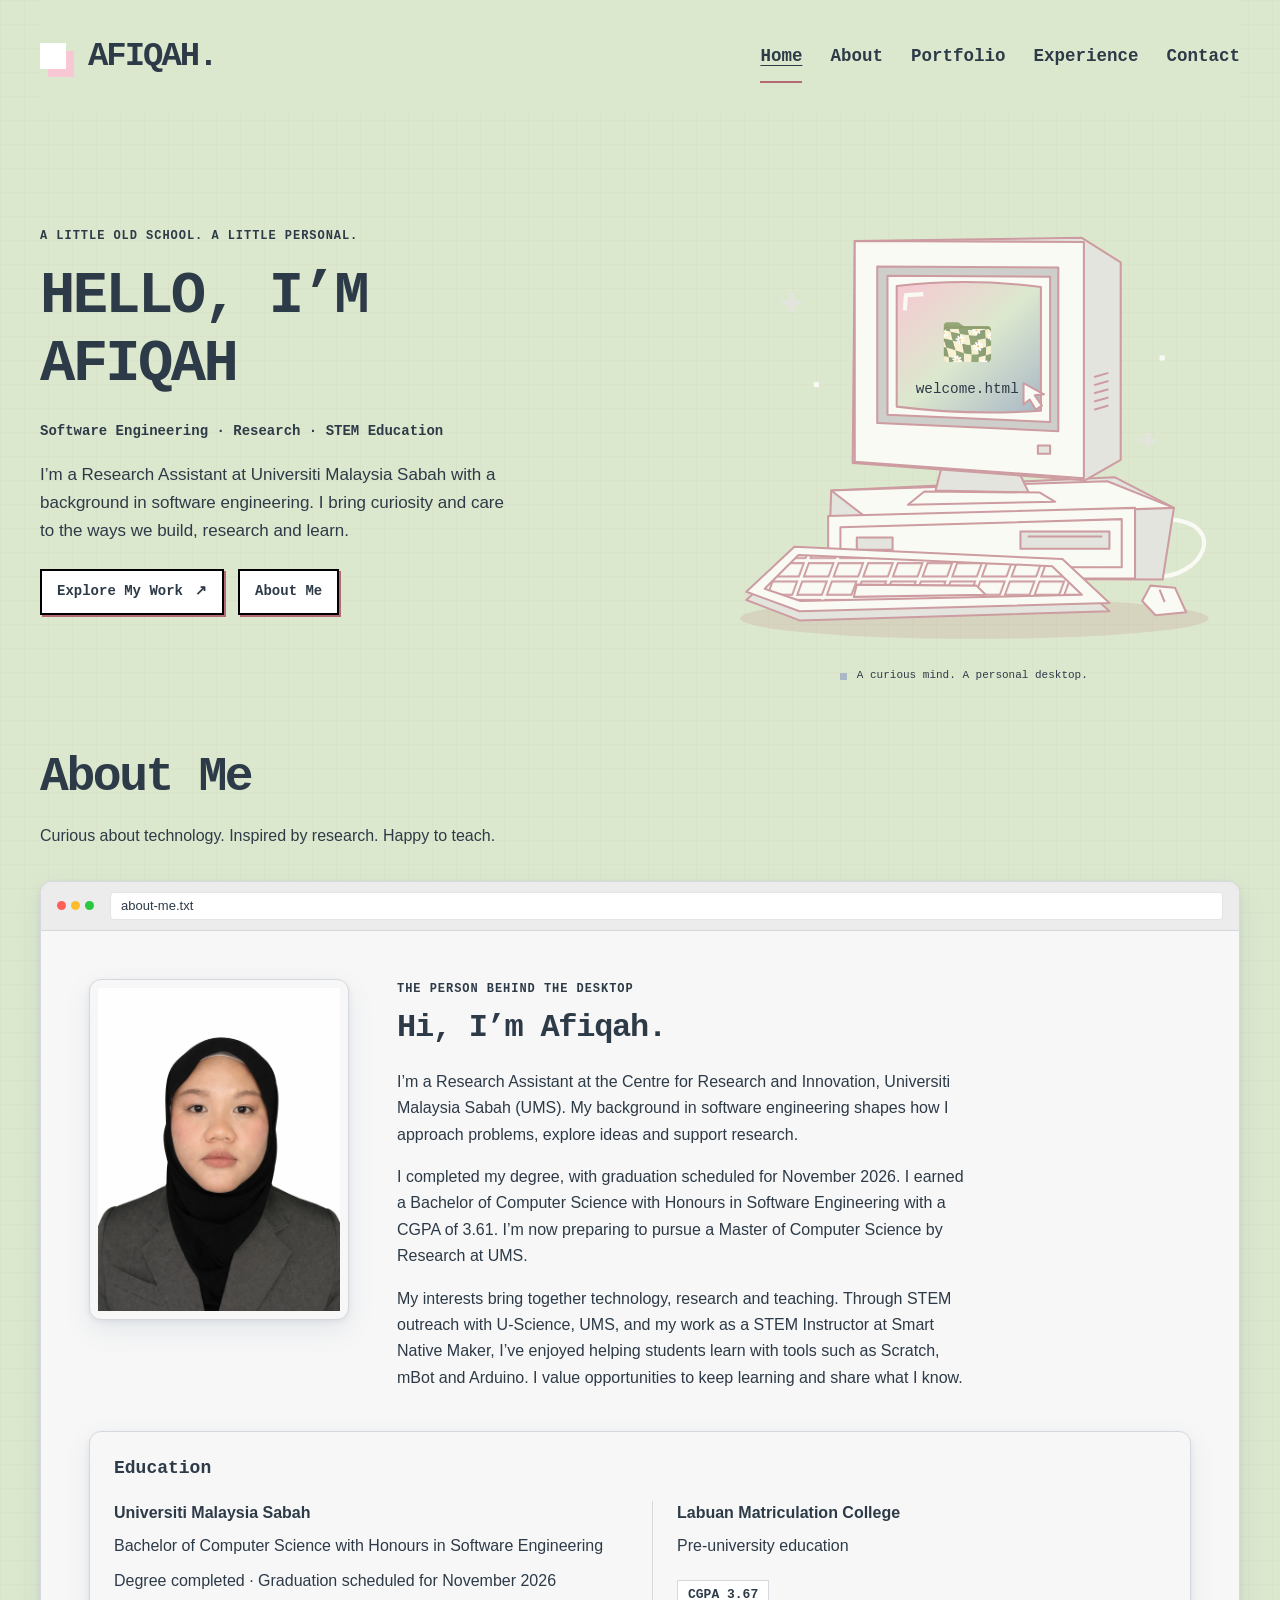
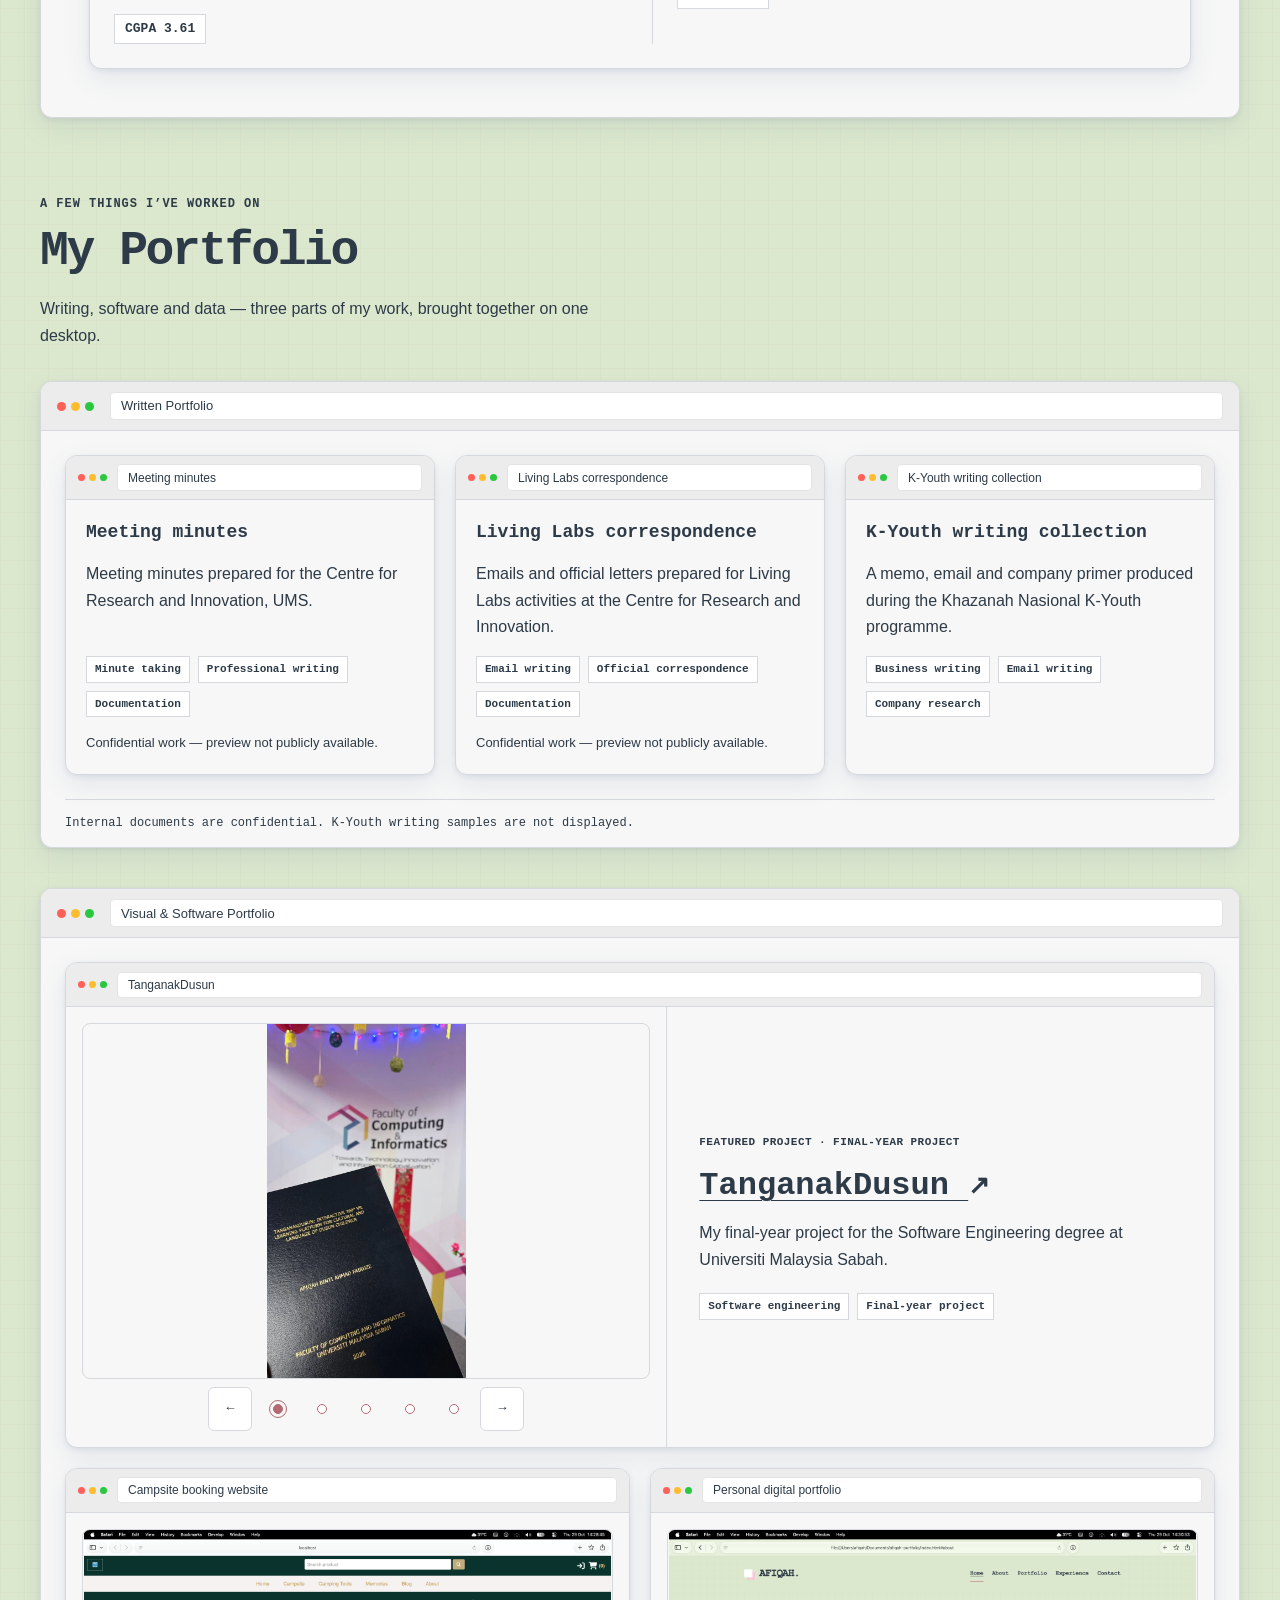
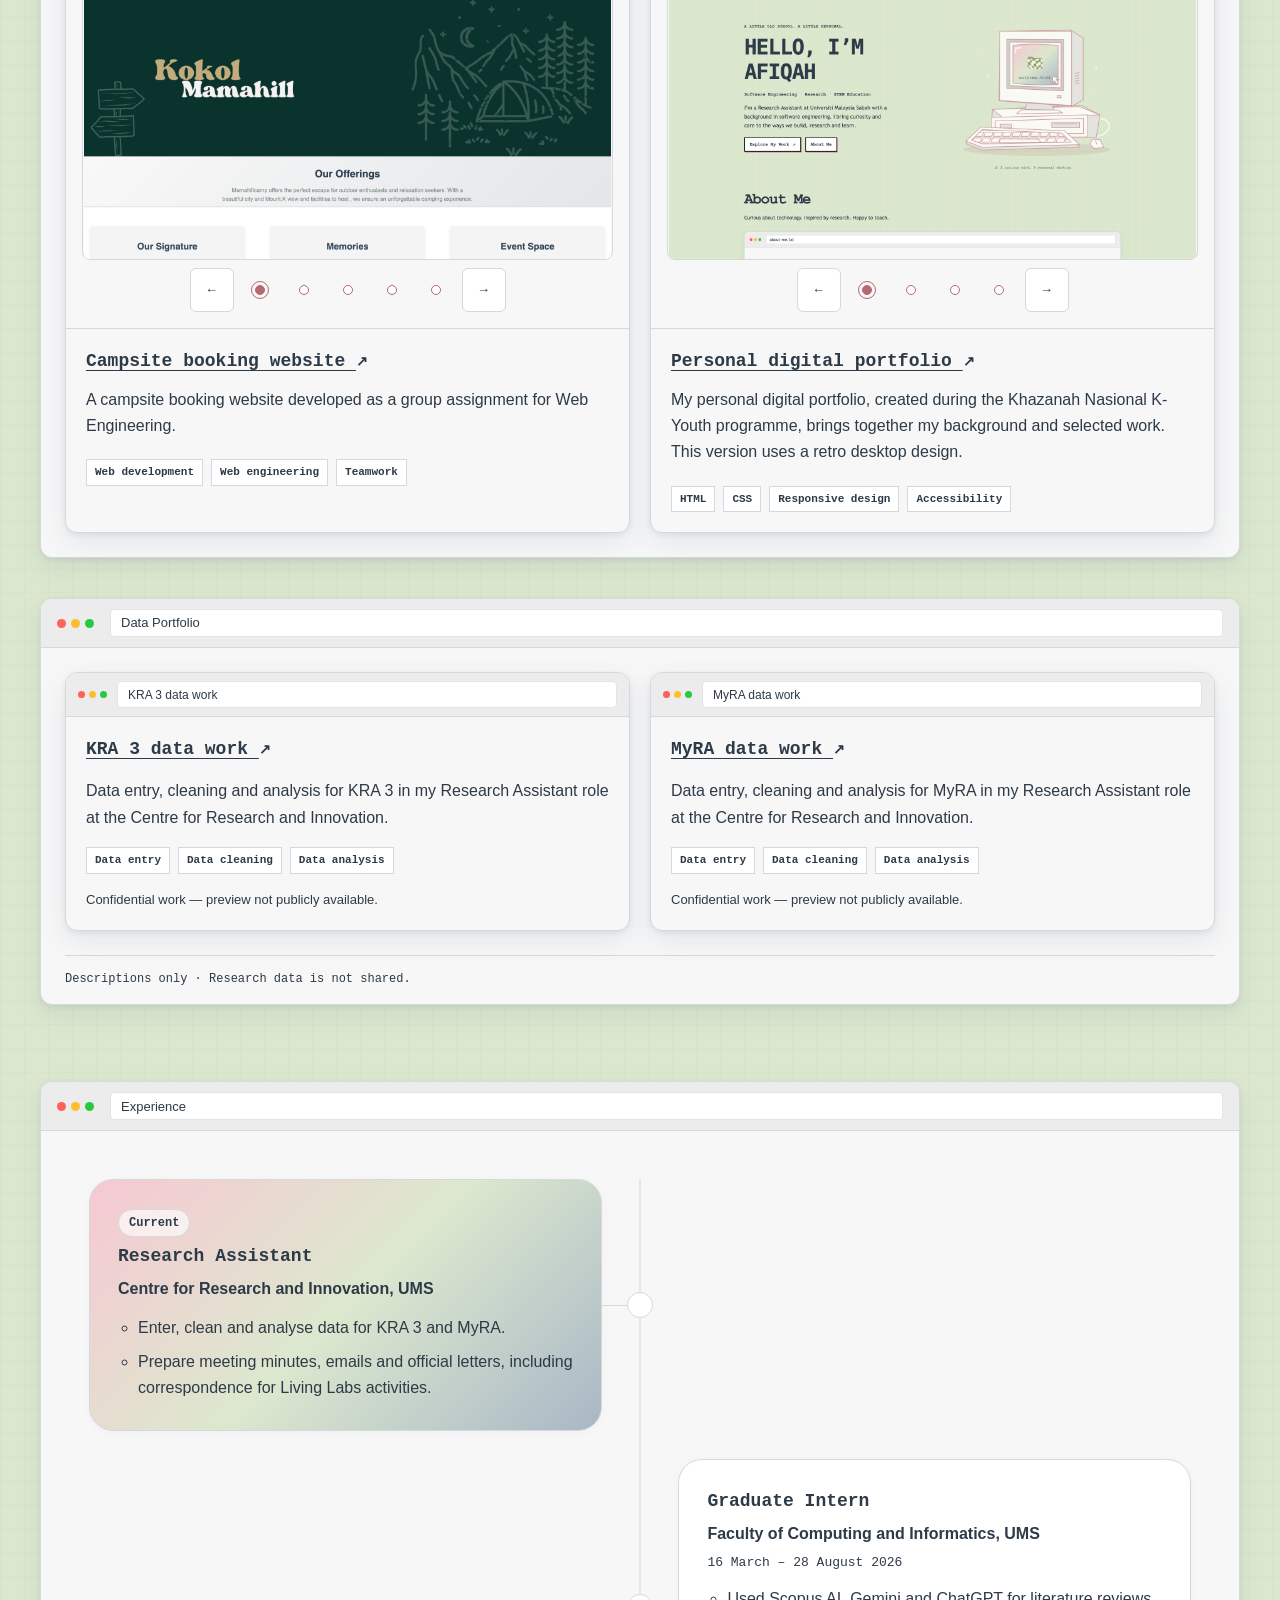
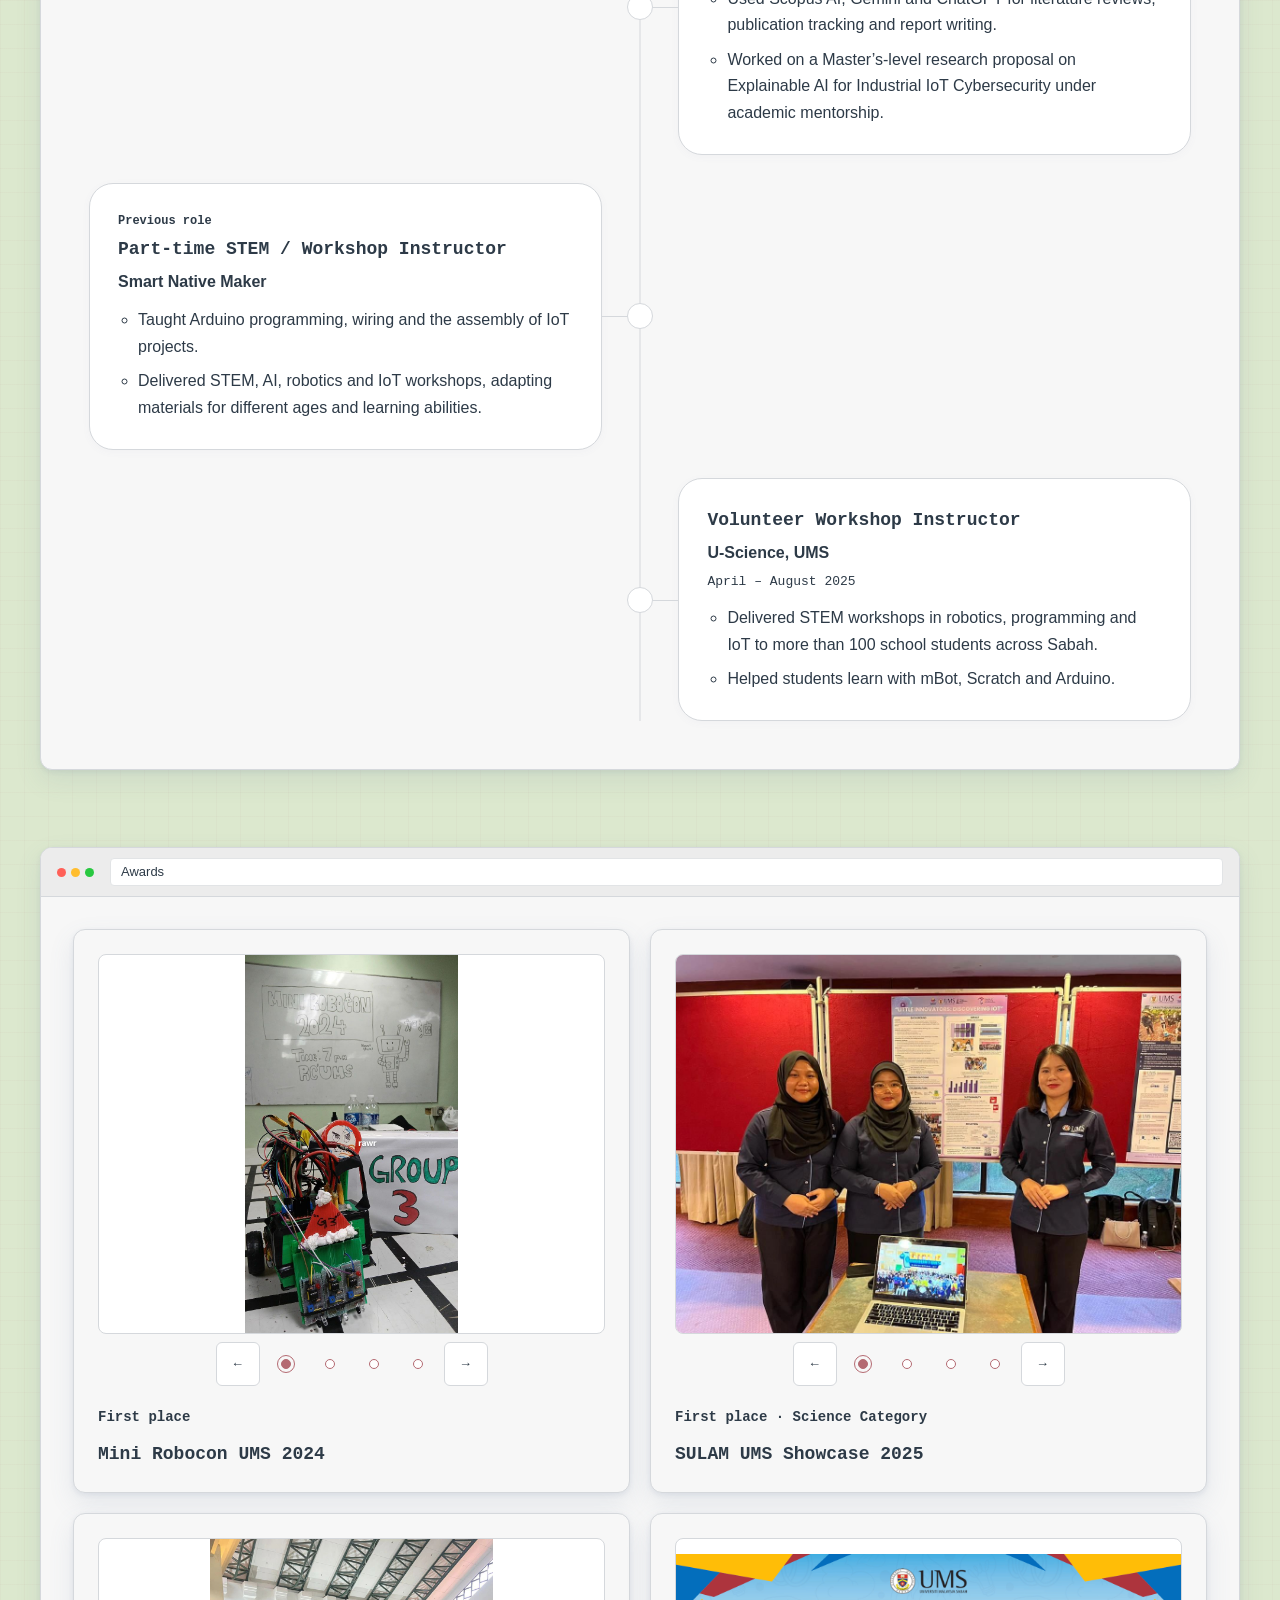
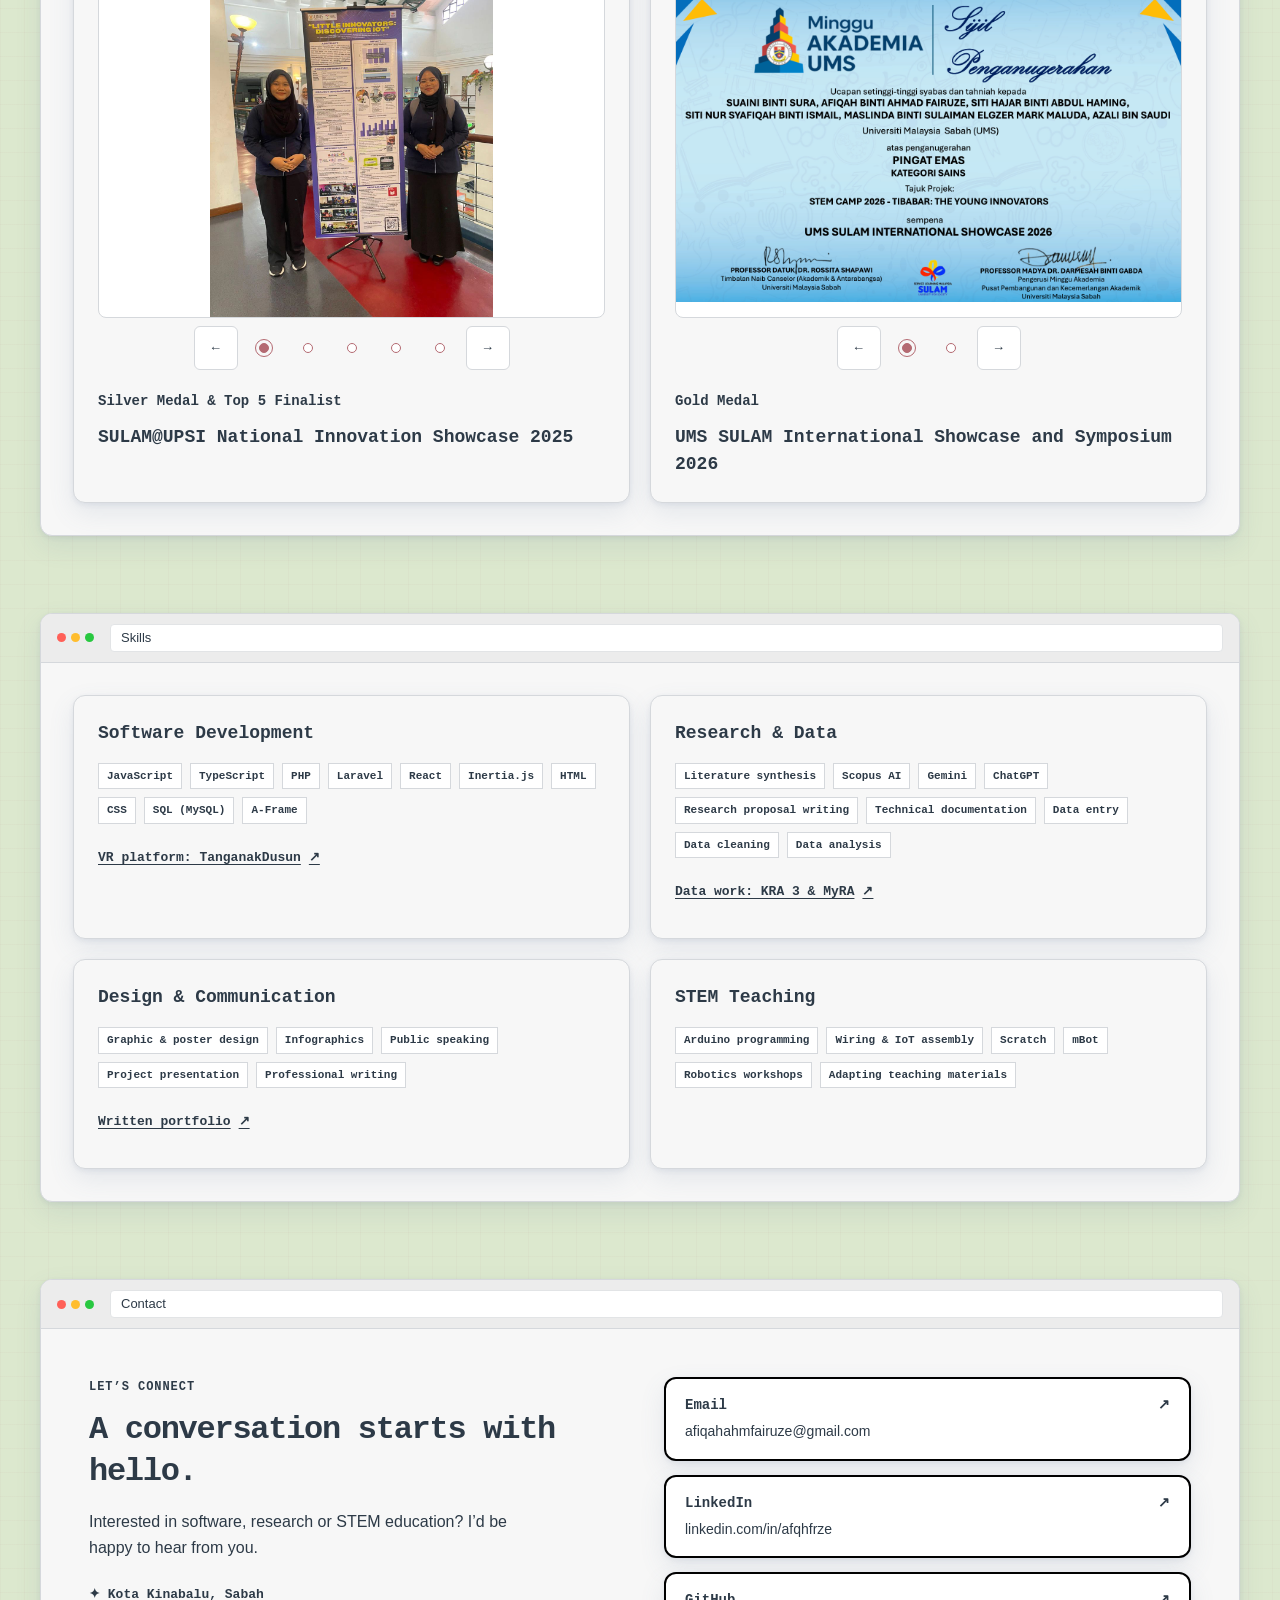
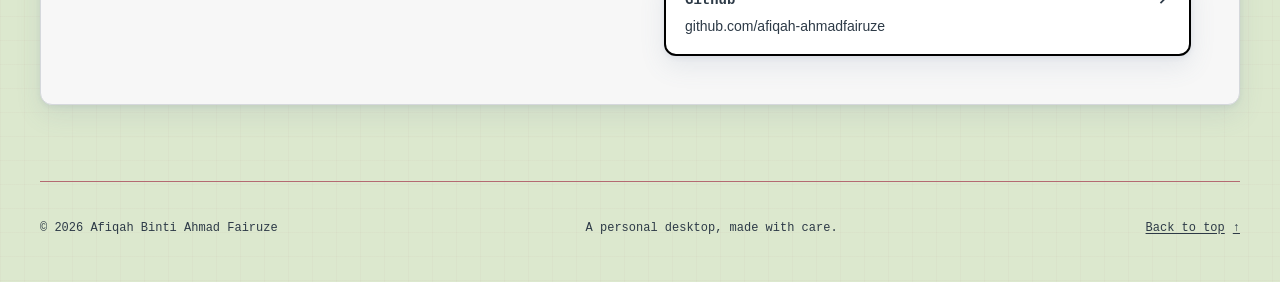
<file: index.html>
<!DOCTYPE html>
<html lang="en">
<head>
    <meta charset="UTF-8">
    <meta name="viewport" content="width=device-width, initial-scale=1.0">
    <meta name="description" content="Afiqah — Research Assistant at Universiti Malaysia Sabah with a background in software engineering.">
    <title>Afiqah — Software Engineering, Research & STEM Education</title>
    <meta name="theme-color" content="#DCE8CE">
    <link rel="icon" type="image/svg+xml" href="assets/images/favicon.svg">
    <link rel="stylesheet" href="style.css">
    <script src="script.js" defer></script>
</head>
<body>
    <a class="skip-link" href="#home">Skip to main content</a>
    <header class="site-header home-header shell">
        <a class="brand" href="#home" aria-label="Afiqah, home"><span class="pixel-mark" aria-hidden="true"></span>AFIQAH<span class="brand-dot">.</span></a>
        <nav aria-label="Main navigation">
            <button class="menu-toggle" type="button" aria-label="Open menu" aria-expanded="false" aria-controls="navigation"><span aria-hidden="true">☰</span> Menu</button>
            <ul class="navigation" id="navigation">
                <li><a href="#home" aria-current="location">Home</a></li>
                <li><a href="#about">About</a></li>
                <li><a href="#portfolio">Portfolio</a></li>
                <li><a href="#experience">Experience</a></li>
                <li><a href="#contact">Contact</a></li>
            </ul>
        </nav>
    </header>
    <main class="shell" id="home" tabindex="-1">
        <section class="hero" aria-labelledby="hero-title">
            <div class="hero-copy">
                <p class="eyebrow">A little old school. A little personal.</p>
                <h1 id="hero-title">HELLO, I’M<br><span>AFIQAH</span></h1>
                <p class="hero-disciplines">Software Engineering · Research · STEM Education</p>
                <p class="intro-copy">I’m a Research Assistant at Universiti Malaysia Sabah with a background in software engineering. I bring curiosity and care to the ways we build, research and learn.</p>
                <div class="button-group">
                    <a class="button button--primary" href="#portfolio">Explore My Work <span aria-hidden="true">↗</span></a>
                    <a class="button button--secondary" href="#about">About Me</a>
                </div>
            </div>
            <div class="hero-art">
                <svg class="computer" viewBox="0 0 540 500" role="img" aria-labelledby="computer-title computer-desc" xmlns="http://www.w3.org/2000/svg">
                    <title id="computer-title">A retro desktop computer</title>
                    <desc id="computer-desc">A warm-white retro desktop PC with soft grey shading, a pastel gradient screen, a sage checkerboard folder decorated with white daisies and welcome.html.</desc>
                    <defs>
                        <linearGradient id="pc-screen-gradient" x1="0%" y1="0%" x2="100%" y2="100%">
                            <stop offset="0%" stop-color="var(--color-blush)"/>
                            <stop offset="50%" stop-color="var(--color-sage)"/>
                            <stop offset="100%" stop-color="var(--color-sky)"/>
                        </linearGradient>
                        <pattern id="keys" width="29" height="18" patternUnits="userSpaceOnUse" patternTransform="skewX(-20)"><rect x="2" y="2" width="24" height="13" fill="var(--pc-white)" stroke="var(--pc-outline)" stroke-width="2"/></pattern>
                    </defs>
                    <g stroke="var(--pc-outline)" stroke-width="2" stroke-linejoin="round">
                        <path d="M468 355c63 3 35 60-14 56" fill="none" stroke="var(--pc-white)" stroke-width="4"/>
                        <ellipse cx="280" cy="452" rx="229" ry="20" fill="var(--color-rosewood)" opacity="0.16" stroke="none"/>
                        <path d="m140 327 277-13 58 30-11 70-327-1z" fill="var(--pc-shade)"/>
                        <path d="m140 327 270-9 65 26-300 10z" fill="var(--pc-white)"/>
                        <path d="m137 352 300-8v69H137z" fill="var(--pc-white)"/>
                        <path d="m149 363 275-8v47H149z" fill="var(--pc-white)" stroke="var(--pc-outline)"/>
                        <path d="M165 373h35v12h-35z" fill="var(--pc-shade)"/>
                        <path d="M325 367h87v17h-87z" fill="var(--pc-shade)"/><path d="M332 372h73" fill="none"/>
                        <path d="M398 395h12v5h-12z" fill="var(--pc-white)" stroke="none"/>
                        <path d="m251 292-9 35 91 2-18-38" fill="var(--pc-shade)"/><path d="m231 328 113 1 15 9-144 3z" fill="var(--pc-white)"/>
                        <path d="m163 83 222-3 38 24v193l-35 20-227-17z" fill="var(--pc-shade)"/>
                        <path d="m163 83 224 1v231l-224-16z" fill="var(--pc-white)"/>
                        <path d="m174 96 201 1v196l-201-9z" fill="var(--pc-white)" stroke="var(--pc-white)"/>
                        <path d="m185 108 177 1v160l-177-8z" fill="var(--pc-recess)"/>
                        <path d="m195 117 159 1v142l-159-7z" fill="var(--pc-white)"/>
                        <path d="M204 127q70-8 141 1v121q-70 5-141-4z" fill="url(#pc-screen-gradient)"/>
                        <path d="m212 151 1-15 17-1" fill="none" stroke="var(--pc-white)" stroke-width="4"/>
                        <foreignObject x="239" y="148" width="68" height="68">
                            <img xmlns="http://www.w3.org/1999/xhtml" class="pc-folder-image" src="assets/images/daisy-folder.png" alt="" width="1254" height="1254"/>
                        </foreignObject>
                        <path d="m328 222 0 21 6-5 6 10 6-4-7-10 9-1z" fill="var(--pc-white)" stroke-width="2"/>
                        <path d="M342 283h12v8h-12z" fill="var(--pc-shade)" stroke-width="2"/>
                        <path d="m397 216 14-4m-14 12 14-4m-14 12 14-4m-14 12 14-4m-14 12 14-4" stroke="var(--pc-outline)" stroke-width="2"/>
                        <path d="m104 390 261 12 47 43-303 9-52-20z" fill="var(--pc-shade)"/>
                        <path d="m104 382 262 12 46 43-303 8-52-19z" fill="var(--pc-white)"/>
                        <path d="m108 390 248 11 29 28-275 6-35-12z" fill="url(#keys)" stroke="var(--pc-outline)" stroke-width="2"/>
                        <path d="m165 419 117 1 9 9-129 2z" fill="var(--pc-white)" stroke="var(--pc-outline)" stroke-width="2"/>
                        <path d="m452 420 24 2 11 24-30 3-13-14z" fill="var(--pc-white)"/><path d="m461 424 5 12" stroke="var(--pc-outline)"/>
                    </g>
                    <text x="273" y="232" text-anchor="middle" fill="var(--color-midnight)" font-family="Courier New, monospace" font-size="14">welcome.html</text>
                    <g fill="var(--pc-shade)"><path d="M99 134h5v7h7v5h-7v7h-5v-7h-7v-5h7z"/><path d="M447 271h4v5h5v4h-5v5h-4v-5h-5v-4h5z"/></g>
                    <g fill="var(--pc-white)"><rect x="123" y="221" width="5" height="5"/><rect x="461" y="195" width="5" height="5"/></g>
                </svg>
                <p class="art-caption" aria-hidden="true"><span class="status-dot"></span> A curious mind. A personal desktop.</p>
            </div>
        </section>
        <section class="about" id="about" aria-labelledby="about-heading" tabindex="-1">
            <header class="portfolio-heading">
                <h2 id="about-heading">About Me</h2>
                <p>Curious about technology. Inspired by research. Happy to teach.</p>
            </header>
            <div class="about-window">
                <div class="about-window__titlebar browser-toolbar">
                    <span class="browser-dots" aria-hidden="true"><span></span><span></span><span></span></span>
                    <h3 class="browser-address" id="about-title">about-me.txt</h3>
                </div>
                <div class="about-window__body">
                    <div class="about-profile">
                        <figure class="about-photo">
                            <img src="assets/images/profile-picture.png" alt="Portrait of Afiqah Binti Ahmad Fairuze" width="1024" height="1365" loading="lazy" decoding="async">
                        </figure>
                        <div class="about-biography">
                            <p class="eyebrow">The person behind the desktop</p>
                            <h3>Hi, I’m Afiqah.</h3>
                            <p>I’m a Research Assistant at the Centre for Research and Innovation, Universiti Malaysia Sabah (UMS). My background in software engineering shapes how I approach problems, explore ideas and support research.</p>
                            <p>I completed my degree, with graduation scheduled for November 2026. I earned a Bachelor of Computer Science with Honours in Software Engineering with a CGPA of 3.61. I’m now preparing to pursue a Master of Computer Science by Research at UMS.</p>
                            <p>My interests bring together technology, research and teaching. Through STEM outreach with U-Science, UMS, and my work as a STEM Instructor at Smart Native Maker, I’ve enjoyed helping students learn with tools such as Scratch, mBot and Arduino. I value opportunities to keep learning and share what I know.</p>
                        </div>
                    </div>
                    <aside class="education" aria-labelledby="education-title">
                        <h3 id="education-title">Education</h3>
                        <dl class="education__list">
                            <div class="education__item">
                                <dt>Universiti Malaysia Sabah</dt>
                                <dd>Bachelor of Computer Science with Honours in Software Engineering</dd>
                                <dd>Degree completed · Graduation scheduled for November 2026</dd>
                                <dd><span class="education__score">CGPA 3.61</span></dd>
                            </div>
                            <div class="education__item">
                                <dt>Labuan Matriculation College</dt>
                                <dd>Pre-university education</dd>
                                <dd><span class="education__score">CGPA 3.67</span></dd>
                            </div>
                        </dl>
                    </aside>
                </div>
            </div>
        </section>
        <section class="portfolio" id="portfolio" aria-labelledby="portfolio-title" tabindex="-1">
            <header class="portfolio-heading">
                <p class="eyebrow">A few things I’ve worked on</p>
                <h2 id="portfolio-title">My Portfolio</h2>
                <p>Writing, software and data — three parts of my work, brought together on one desktop.</p>
            </header>
            <div class="portfolio-groups">
                <section class="portfolio-window portfolio-window--written" aria-labelledby="written-title">
                    <div class="portfolio-window__titlebar browser-toolbar">
                    <span class="browser-dots" aria-hidden="true"><span></span><span></span><span></span></span>
                    <h3 class="browser-address" id="written-title">Written Portfolio</h3>
                </div>
                    <div class="project-grid">
                        <article class="project-card">
                            <div class="browser-toolbar project-card__toolbar" aria-hidden="true">
                                <span class="browser-dots"><span></span><span></span><span></span></span>
                                <span class="browser-address">Meeting minutes</span>
                            </div>
                            <div class="project-card__copy">
                                <h4>Meeting minutes</h4>
                                <p>Meeting minutes prepared for the Centre for Research and Innovation, UMS.</p>
                                <ul class="skill-labels" aria-label="Skills">
                                    <li>Minute taking</li>
                                    <li>Professional writing</li>
                                    <li>Documentation</li>
                                </ul>
                                <p class="confidential-note">Confidential work — preview not publicly available.</p>
                            </div>
                        </article>
                        <article class="project-card">
                            <div class="browser-toolbar project-card__toolbar" aria-hidden="true">
                                <span class="browser-dots"><span></span><span></span><span></span></span>
                                <span class="browser-address">Living Labs correspondence</span>
                            </div>
                            <div class="project-card__copy">
                                <h4>Living Labs correspondence</h4>
                                <p>Emails and official letters prepared for Living Labs activities at the Centre for Research and Innovation.</p>
                                <ul class="skill-labels" aria-label="Skills">
                                    <li>Email writing</li>
                                    <li>Official correspondence</li>
                                    <li>Documentation</li>
                                </ul>
                                <p class="confidential-note">Confidential work — preview not publicly available.</p>
                            </div>
                        </article>
                        <article class="project-card">
                            <div class="browser-toolbar project-card__toolbar" aria-hidden="true">
                                <span class="browser-dots"><span></span><span></span><span></span></span>
                                <span class="browser-address">K-Youth writing collection</span>
                            </div>
                            <div class="project-card__copy">
                                <h4>K-Youth writing collection</h4>
                                <p>A memo, email and company primer produced during the Khazanah Nasional K-Youth programme.</p>
                                <ul class="skill-labels" aria-label="Skills">
                                    <li>Business writing</li>
                                    <li>Email writing</li>
                                    <li>Company research</li>
                                </ul>
                            </div>
                        </article>
                    </div>
                    <p class="portfolio-window__status">Internal documents are confidential. K-Youth writing samples are not displayed.</p>
                </section>
                <section class="portfolio-window portfolio-window--software" aria-labelledby="software-title">
                    <div class="portfolio-window__titlebar browser-toolbar">
                    <span class="browser-dots" aria-hidden="true"><span></span><span></span><span></span></span>
                    <h3 class="browser-address" id="software-title">Visual & Software Portfolio</h3>
                </div>
                    <div class="project-grid">
                        <article class="project-card project-card--featured">
                            <div class="browser-toolbar project-card__toolbar" aria-hidden="true">
                                <span class="browser-dots"><span></span><span></span><span></span></span>
                                <span class="browser-address">TanganakDusun</span>
                            </div>
                            <div class="award-gallery screenshot-gallery screenshot-gallery--card" data-carousel role="region" aria-roledescription="carousel" aria-label="TanganakDusun previews">
    <div class="award-slides">
        <div class="award-slide" id="tanganakdusun-card-slide-1" role="group" aria-roledescription="slide" aria-label="1 of 5">
            <img src="assets/images/projects/tanganakdusun/1781660801854.jpeg" alt="Project material beside the Faculty of Computing and Informatics display." width="720" height="1280" loading="lazy" decoding="async">
        </div>
        <div class="award-slide" id="tanganakdusun-card-slide-2" role="group" aria-roledescription="slide" aria-label="2 of 5" hidden>
            <img src="assets/images/projects/tanganakdusun/1781660803172.jpeg" alt="Project demonstration at an exhibition table." width="800" height="1422" loading="lazy" decoding="async">
        </div>
        <div class="award-slide" id="tanganakdusun-card-slide-3" role="group" aria-roledescription="slide" aria-label="3 of 5" hidden>
            <img src="assets/images/projects/tanganakdusun/1781660803543.jpeg" alt="Project presentation beside a tall display poster." width="800" height="1422" loading="lazy" decoding="async">
        </div>
        <div class="award-slide" id="tanganakdusun-card-slide-4" role="group" aria-roledescription="slide" aria-label="4 of 5" hidden>
            <img src="assets/images/projects/tanganakdusun/1781660803797.jpeg" alt="TanganakDusun demonstration setup with a laptop and tablet." width="1152" height="1536" loading="lazy" decoding="async">
        </div>
        <div class="award-slide" id="tanganakdusun-card-slide-5" role="group" aria-roledescription="slide" aria-label="5 of 5" hidden>
            <img src="assets/images/projects/tanganakdusun/1781660804604.jpeg" alt="TanganakDusun project demonstration table and display materials." width="1152" height="1536" loading="lazy" decoding="async">
        </div>
    </div>
    <div class="award-controls" hidden>
        <button class="award-arrow" type="button" data-previous aria-label="Previous image">←</button>
        <div class="award-dots" role="group" aria-label="Choose an image">
            <button type="button" class="award-dot" data-slide="0" aria-label="Show image 1 of 5" aria-controls="tanganakdusun-card-slide-1" aria-pressed="true"></button>
            <button type="button" class="award-dot" data-slide="1" aria-label="Show image 2 of 5" aria-controls="tanganakdusun-card-slide-2" aria-pressed="false"></button>
            <button type="button" class="award-dot" data-slide="2" aria-label="Show image 3 of 5" aria-controls="tanganakdusun-card-slide-3" aria-pressed="false"></button>
            <button type="button" class="award-dot" data-slide="3" aria-label="Show image 4 of 5" aria-controls="tanganakdusun-card-slide-4" aria-pressed="false"></button>
            <button type="button" class="award-dot" data-slide="4" aria-label="Show image 5 of 5" aria-controls="tanganakdusun-card-slide-5" aria-pressed="false"></button>
        </div>
        <button class="award-arrow" type="button" data-next aria-label="Next image">→</button>
        <button class="award-pause" type="button" data-pause>Pause slideshow</button>
    </div>
    <p class="award-announcement" role="status" aria-live="polite" aria-atomic="true"></p>
</div>
                            <div class="project-card__copy">
                                <p class="project-featured-label">Featured project · Final-year project</p>
                                <h4><a class="project-title-link" href="projects/tanganakdusun.html">TanganakDusun <span aria-hidden="true">↗</span></a></h4>
                                <p>My final-year project for the Software Engineering degree at Universiti Malaysia Sabah.</p>
                                <ul class="skill-labels" aria-label="Skills">
                                    <li>Software engineering</li>
                                    <li>Final-year project</li>
                                </ul>
                            </div>
                        </article>
                        <article class="project-card">
                            <div class="browser-toolbar project-card__toolbar" aria-hidden="true">
                                <span class="browser-dots"><span></span><span></span><span></span></span>
                                <span class="browser-address">Campsite booking website</span>
                            </div>
                            <div class="award-gallery screenshot-gallery screenshot-gallery--card" data-carousel role="region" aria-roledescription="carousel" aria-label="Campsite booking website previews">
    <div class="award-slides">
        <div class="award-slide" id="campsite-card-slide-1" role="group" aria-roledescription="slide" aria-label="1 of 5">
            <img src="assets/images/projects/campsite/Screenshot%202026-10-29%20at%2014.28.45.png" alt="Campsite website homepage and Kokol Mamahil introduction." width="3360" height="2100" loading="lazy" decoding="async">
        </div>
        <div class="award-slide" id="campsite-card-slide-2" role="group" aria-roledescription="slide" aria-label="2 of 5" hidden>
            <img src="assets/images/projects/campsite/Screenshot%202026-10-29%20at%2014.28.53.png" alt="Campsite website offerings for glamping, motorhomes and event space." width="3360" height="2100" loading="lazy" decoding="async">
        </div>
        <div class="award-slide" id="campsite-card-slide-3" role="group" aria-roledescription="slide" aria-label="3 of 5" hidden>
            <img src="assets/images/projects/campsite/Screenshot%202026-10-29%20at%2014.29.06.png" alt="Campsite location section with a map." width="3360" height="2100" loading="lazy" decoding="async">
        </div>
        <div class="award-slide" id="campsite-card-slide-4" role="group" aria-roledescription="slide" aria-label="4 of 5" hidden>
            <img src="assets/images/projects/campsite/Screenshot%202026-10-29%20at%2014.29.24.png" alt="Campsite equipment rental listing." width="3360" height="2100" loading="lazy" decoding="async">
        </div>
        <div class="award-slide" id="campsite-card-slide-5" role="group" aria-roledescription="slide" aria-label="5 of 5" hidden>
            <img src="assets/images/projects/campsite/Screenshot%202026-10-29%20at%2014.29.30.png" alt="More equipment rental cards on the campsite website." width="3360" height="2100" loading="lazy" decoding="async">
        </div>
    </div>
    <div class="award-controls" hidden>
        <button class="award-arrow" type="button" data-previous aria-label="Previous image">←</button>
        <div class="award-dots" role="group" aria-label="Choose an image">
            <button type="button" class="award-dot" data-slide="0" aria-label="Show image 1 of 5" aria-controls="campsite-card-slide-1" aria-pressed="true"></button>
            <button type="button" class="award-dot" data-slide="1" aria-label="Show image 2 of 5" aria-controls="campsite-card-slide-2" aria-pressed="false"></button>
            <button type="button" class="award-dot" data-slide="2" aria-label="Show image 3 of 5" aria-controls="campsite-card-slide-3" aria-pressed="false"></button>
            <button type="button" class="award-dot" data-slide="3" aria-label="Show image 4 of 5" aria-controls="campsite-card-slide-4" aria-pressed="false"></button>
            <button type="button" class="award-dot" data-slide="4" aria-label="Show image 5 of 5" aria-controls="campsite-card-slide-5" aria-pressed="false"></button>
        </div>
        <button class="award-arrow" type="button" data-next aria-label="Next image">→</button>
        <button class="award-pause" type="button" data-pause>Pause slideshow</button>
    </div>
    <p class="award-announcement" role="status" aria-live="polite" aria-atomic="true"></p>
</div>
                            <div class="project-card__copy">
                                <h4><a class="project-title-link" href="projects/campsite-booking.html">Campsite booking website <span aria-hidden="true">↗</span></a></h4>
                                <p>A campsite booking website developed as a group assignment for Web Engineering.</p>
                                <ul class="skill-labels" aria-label="Skills">
                                    <li>Web development</li>
                                    <li>Web engineering</li>
                                    <li>Teamwork</li>
                                </ul>
                            </div>
                        </article>
                        <article class="project-card">
                            <div class="browser-toolbar project-card__toolbar" aria-hidden="true">
                                <span class="browser-dots"><span></span><span></span><span></span></span>
                                <span class="browser-address">Personal digital portfolio</span>
                            </div>
                            <div class="award-gallery screenshot-gallery screenshot-gallery--card" data-carousel role="region" aria-roledescription="carousel" aria-label="Personal digital portfolio previews">
    <div class="award-slides">
        <div class="award-slide" id="portfolio-card-slide-1" role="group" aria-roledescription="slide" aria-label="1 of 4">
            <img src="assets/images/projects/portfolio/Screenshot%202026-10-29%20at%2014.30.53.png" alt="Personal portfolio homepage with navigation, hero and desktop PC illustration." width="3360" height="2100" loading="lazy" decoding="async">
        </div>
        <div class="award-slide" id="portfolio-card-slide-2" role="group" aria-roledescription="slide" aria-label="2 of 4" hidden>
            <img src="assets/images/projects/portfolio/Screenshot%202026-10-29%20at%2014.30.59.png" alt="Personal portfolio About section with biography and education." width="3360" height="2100" loading="lazy" decoding="async">
        </div>
        <div class="award-slide" id="portfolio-card-slide-3" role="group" aria-roledescription="slide" aria-label="3 of 4" hidden>
            <img src="assets/images/projects/portfolio/Screenshot%202026-10-29%20at%2014.31.06.png" alt="Personal portfolio Experience timeline." width="3360" height="2100" loading="lazy" decoding="async">
        </div>
        <div class="award-slide" id="portfolio-card-slide-4" role="group" aria-roledescription="slide" aria-label="4 of 4" hidden>
            <img src="assets/images/projects/portfolio/Screenshot%202026-10-29%20at%2014.31.16.png" alt="Personal portfolio Skills and Contact sections." width="3360" height="2100" loading="lazy" decoding="async">
        </div>
    </div>
    <div class="award-controls" hidden>
        <button class="award-arrow" type="button" data-previous aria-label="Previous image">←</button>
        <div class="award-dots" role="group" aria-label="Choose an image">
            <button type="button" class="award-dot" data-slide="0" aria-label="Show image 1 of 4" aria-controls="portfolio-card-slide-1" aria-pressed="true"></button>
            <button type="button" class="award-dot" data-slide="1" aria-label="Show image 2 of 4" aria-controls="portfolio-card-slide-2" aria-pressed="false"></button>
            <button type="button" class="award-dot" data-slide="2" aria-label="Show image 3 of 4" aria-controls="portfolio-card-slide-3" aria-pressed="false"></button>
            <button type="button" class="award-dot" data-slide="3" aria-label="Show image 4 of 4" aria-controls="portfolio-card-slide-4" aria-pressed="false"></button>
        </div>
        <button class="award-arrow" type="button" data-next aria-label="Next image">→</button>
        <button class="award-pause" type="button" data-pause>Pause slideshow</button>
    </div>
    <p class="award-announcement" role="status" aria-live="polite" aria-atomic="true"></p>
</div>
                            <div class="project-card__copy">
                                <h4><a class="project-title-link" href="projects/personal-portfolio.html">Personal digital portfolio <span aria-hidden="true">↗</span></a></h4>
                                <p>My personal digital portfolio, created during the Khazanah Nasional K-Youth programme, brings together my background and selected work. This version uses a retro desktop design.</p>
                                <ul class="skill-labels" aria-label="Skills">
                                    <li>HTML</li>
                                    <li>CSS</li>
                                    <li>Responsive design</li>
                                    <li>Accessibility</li>
                                </ul>
                            </div>
                        </article>
                    </div>
                </section>
                <section class="portfolio-window portfolio-window--data" aria-labelledby="data-title">
                    <div class="portfolio-window__titlebar browser-toolbar">
                    <span class="browser-dots" aria-hidden="true"><span></span><span></span><span></span></span>
                    <h3 class="browser-address" id="data-title">Data Portfolio</h3>
                </div>
                    <div class="project-grid">
                        <article class="project-card">
                            <div class="browser-toolbar project-card__toolbar" aria-hidden="true">
                                <span class="browser-dots"><span></span><span></span><span></span></span>
                                <span class="browser-address">KRA 3 data work</span>
                            </div>
                            <div class="project-card__copy">
                                <h4><a class="project-title-link" href="projects/research-data.html">KRA 3 data work <span aria-hidden="true">↗</span></a></h4>
                                <p>Data entry, cleaning and analysis for KRA 3 in my Research Assistant role at the Centre for Research and Innovation.</p>
                                <ul class="skill-labels" aria-label="Skills">
                                    <li>Data entry</li>
                                    <li>Data cleaning</li>
                                    <li>Data analysis</li>
                                </ul>
                                <p class="confidential-note">Confidential work — preview not publicly available.</p>
                            </div>
                        </article>
                        <article class="project-card">
                            <div class="browser-toolbar project-card__toolbar" aria-hidden="true">
                                <span class="browser-dots"><span></span><span></span><span></span></span>
                                <span class="browser-address">MyRA data work</span>
                            </div>
                            <div class="project-card__copy">
                                <h4><a class="project-title-link" href="projects/research-data.html">MyRA data work <span aria-hidden="true">↗</span></a></h4>
                                <p>Data entry, cleaning and analysis for MyRA in my Research Assistant role at the Centre for Research and Innovation.</p>
                                <ul class="skill-labels" aria-label="Skills">
                                    <li>Data entry</li>
                                    <li>Data cleaning</li>
                                    <li>Data analysis</li>
                                </ul>
                                <p class="confidential-note">Confidential work — preview not publicly available.</p>
                            </div>
                        </article>
                    </div>
                    <p class="portfolio-window__status">Descriptions only · Research data is not shared.</p>
                </section>
            </div>
        </section>
        <section class="career-section" id="experience" aria-labelledby="experience-title" tabindex="-1">
            <div class="portfolio-window">
                <div class="portfolio-window__titlebar browser-toolbar">
                    <span class="browser-dots" aria-hidden="true"><span></span><span></span><span></span></span>
                    <h2 class="browser-address" id="experience-title">Experience</h2>
                </div>
                <div class="career-body">
                    <ol class="experience-timeline" aria-label="Professional and teaching experience">
                        <li class="timeline-entry timeline-entry--current">
                            <article aria-labelledby="role-0">
                                <p class="role-status role-status--current">Current</p>
                                <h3 id="role-0">Research Assistant</h3>
                                <p class="role-organisation">Centre for Research and Innovation, UMS</p>

                                <ul class="role-responsibilities">
                                    <li>Enter, clean and analyse data for KRA 3 and MyRA.</li>
                                    <li>Prepare meeting minutes, emails and official letters, including correspondence for Living Labs activities.</li>
                                </ul>
                            </article>
                        </li>
                        <li class="timeline-entry">
                            <article aria-labelledby="role-1">

                                <h3 id="role-1">Graduate Intern</h3>
                                <p class="role-organisation">Faculty of Computing and Informatics, UMS</p>
                                <p class="role-date">16 March – 28 August 2026</p>
                                <ul class="role-responsibilities">
                                    <li>Used Scopus AI, Gemini and ChatGPT for literature reviews, publication tracking and report writing.</li>
                                    <li>Worked on a Master’s-level research proposal on Explainable AI for Industrial IoT Cybersecurity under academic mentorship.</li>
                                </ul>
                            </article>
                        </li>
                        <li class="timeline-entry">
                            <article aria-labelledby="role-2">
                                <p class="role-status">Previous role</p>
                                <h3 id="role-2">Part-time STEM / Workshop Instructor</h3>
                                <p class="role-organisation">Smart Native Maker</p>

                                <ul class="role-responsibilities">
                                    <li>Taught Arduino programming, wiring and the assembly of IoT projects.</li>
                                    <li>Delivered STEM, AI, robotics and IoT workshops, adapting materials for different ages and learning abilities.</li>
                                </ul>
                            </article>
                        </li>
                        <li class="timeline-entry">
                            <article aria-labelledby="role-3">

                                <h3 id="role-3">Volunteer Workshop Instructor</h3>
                                <p class="role-organisation">U-Science, UMS</p>
                                <p class="role-date">April – August 2025</p>
                                <ul class="role-responsibilities">
                                    <li>Delivered STEM workshops in robotics, programming and IoT to more than 100 school students across Sabah.</li>
                                    <li>Helped students learn with mBot, Scratch and Arduino.</li>
                                </ul>
                            </article>
                        </li>
                    </ol>
                </div>
            </div>
        </section>
        <section class="career-section" id="awards" aria-labelledby="awards-title">
            <div class="portfolio-window">
                <div class="portfolio-window__titlebar browser-toolbar">
                    <span class="browser-dots" aria-hidden="true"><span></span><span></span><span></span></span>
                    <h2 class="browser-address" id="awards-title">Awards</h2>
                </div>
                <ul class="awards-grid">
                    <li class="award-card">
                        <div class="award-gallery" data-award-gallery role="region" aria-roledescription="carousel" aria-label="Mini Robocon UMS 2024 photos">
                            <div class="award-slides">
                                <div class="award-slide" id="mini-robocon-2024-photo-1" role="group" aria-roledescription="slide" aria-label="1 of 4">
                                    <img src="assets/images/awards/mini-robocon-2024/1751059042177.jpeg" alt="Robot on a Mini Robocon course." width="720" height="1280" loading="lazy" decoding="async">
                                </div>
                                <div class="award-slide" id="mini-robocon-2024-photo-2" role="group" aria-roledescription="slide" aria-label="2 of 4" hidden>
                                    <img src="assets/images/awards/mini-robocon-2024/1751059043924.jpeg" alt="Team members gathered around a robot." width="2048" height="1152" loading="lazy" decoding="async">
                                </div>
                                <div class="award-slide" id="mini-robocon-2024-photo-3" role="group" aria-roledescription="slide" aria-label="3 of 4" hidden>
                                    <img src="assets/images/awards/mini-robocon-2024/1751059044427.jpeg" alt="Group photograph in the robotics classroom." width="2048" height="914" loading="lazy" decoding="async">
                                </div>
                                <div class="award-slide" id="mini-robocon-2024-photo-4" role="group" aria-roledescription="slide" aria-label="4 of 4" hidden>
                                    <img src="assets/images/awards/mini-robocon-2024/1751059044680.jpeg" alt="Team members with their robot and prizes." width="2048" height="1152" loading="lazy" decoding="async">
                                </div>
                            </div>
                            <div class="award-controls" hidden>
                                <button class="award-arrow" type="button" data-previous aria-label="Previous photo">←</button>
                                <div class="award-dots" role="group" aria-label="Choose a photo">
                                    <button type="button" class="award-dot" data-slide="0" aria-label="Show photo 1 of 4" aria-controls="mini-robocon-2024-photo-1" aria-pressed="true"></button>
                                    <button type="button" class="award-dot" data-slide="1" aria-label="Show photo 2 of 4" aria-controls="mini-robocon-2024-photo-2" aria-pressed="false"></button>
                                    <button type="button" class="award-dot" data-slide="2" aria-label="Show photo 3 of 4" aria-controls="mini-robocon-2024-photo-3" aria-pressed="false"></button>
                                    <button type="button" class="award-dot" data-slide="3" aria-label="Show photo 4 of 4" aria-controls="mini-robocon-2024-photo-4" aria-pressed="false"></button>
                                </div>
                                <button class="award-arrow" type="button" data-next aria-label="Next photo">→</button>
                                <button class="award-pause" type="button" data-pause>Pause slideshow</button>
                            </div>
                            <p class="award-announcement" role="status" aria-live="polite" aria-atomic="true"></p>
                        </div>
                        <p class="award-result">First place</p>
                        <h3>Mini Robocon UMS 2024</h3>
                    </li>
                    <li class="award-card">
                        <div class="award-gallery" data-award-gallery role="region" aria-roledescription="carousel" aria-label="SULAM UMS Showcase 2025 photos">
                            <div class="award-slides">
                                <div class="award-slide" id="sulam-ums-2025-photo-1" role="group" aria-roledescription="slide" aria-label="1 of 4">
                                    <img src="assets/images/awards/sulam-ums-2025/1762146912637.jpeg" alt="Participants beside a SULAM exhibition display." width="1080" height="810" loading="lazy" decoding="async">
                                </div>
                                <div class="award-slide" id="sulam-ums-2025-photo-2" role="group" aria-roledescription="slide" aria-label="2 of 4" hidden>
                                    <img src="assets/images/awards/sulam-ums-2025/1762146912767.jpeg" alt="SULAM UMS Showcase winners announcement." width="1280" height="852" loading="lazy" decoding="async">
                                </div>
                                <div class="award-slide" id="sulam-ums-2025-photo-3" role="group" aria-roledescription="slide" aria-label="3 of 4" hidden>
                                    <img src="assets/images/awards/sulam-ums-2025/1762146913119.jpeg" alt="Project poster displayed at the showcase." width="1042" height="1464" loading="lazy" decoding="async">
                                </div>
                                <div class="award-slide" id="sulam-ums-2025-photo-4" role="group" aria-roledescription="slide" aria-label="4 of 4" hidden>
                                    <img src="assets/images/awards/sulam-ums-2025/1762146913496.jpeg" alt="Participant holding the first-place Science Category prize." width="1280" height="960" loading="lazy" decoding="async">
                                </div>
                            </div>
                            <div class="award-controls" hidden>
                                <button class="award-arrow" type="button" data-previous aria-label="Previous photo">←</button>
                                <div class="award-dots" role="group" aria-label="Choose a photo">
                                    <button type="button" class="award-dot" data-slide="0" aria-label="Show photo 1 of 4" aria-controls="sulam-ums-2025-photo-1" aria-pressed="true"></button>
                                    <button type="button" class="award-dot" data-slide="1" aria-label="Show photo 2 of 4" aria-controls="sulam-ums-2025-photo-2" aria-pressed="false"></button>
                                    <button type="button" class="award-dot" data-slide="2" aria-label="Show photo 3 of 4" aria-controls="sulam-ums-2025-photo-3" aria-pressed="false"></button>
                                    <button type="button" class="award-dot" data-slide="3" aria-label="Show photo 4 of 4" aria-controls="sulam-ums-2025-photo-4" aria-pressed="false"></button>
                                </div>
                                <button class="award-arrow" type="button" data-next aria-label="Next photo">→</button>
                                <button class="award-pause" type="button" data-pause>Pause slideshow</button>
                            </div>
                            <p class="award-announcement" role="status" aria-live="polite" aria-atomic="true"></p>
                        </div>
                        <p class="award-result">First place · Science Category</p>
                        <h3>SULAM UMS Showcase 2025</h3>
                    </li>
                    <li class="award-card">
                        <div class="award-gallery" data-award-gallery role="region" aria-roledescription="carousel" aria-label="SULAM@UPSI National Innovation Showcase 2025 photos">
                            <div class="award-slides">
                                <div class="award-slide" id="sulam-upsi-2025-photo-1" role="group" aria-roledescription="slide" aria-label="1 of 5">
                                    <img src="assets/images/awards/sulam-upsi-2025/1762241417312.jpeg" alt="Participants beside their project poster." width="960" height="1280" loading="lazy" decoding="async">
                                </div>
                                <div class="award-slide" id="sulam-upsi-2025-photo-2" role="group" aria-roledescription="slide" aria-label="2 of 5" hidden>
                                    <img src="assets/images/awards/sulam-upsi-2025/1762241462775.jpeg" alt="Award categories displayed on the showcase stage." width="1280" height="960" loading="lazy" decoding="async">
                                </div>
                                <div class="award-slide" id="sulam-upsi-2025-photo-3" role="group" aria-roledescription="slide" aria-label="3 of 5" hidden>
                                    <img src="assets/images/awards/sulam-upsi-2025/1762241482679.jpeg" alt="Showcase results displayed on the stage screen." width="1280" height="960" loading="lazy" decoding="async">
                                </div>
                                <div class="award-slide" id="sulam-upsi-2025-photo-4" role="group" aria-roledescription="slide" aria-label="4 of 5" hidden>
                                    <img src="assets/images/awards/sulam-upsi-2025/1762241502454.jpeg" alt="Silver award held in front of the showcase stage." width="1156" height="1536" loading="lazy" decoding="async">
                                </div>
                                <div class="award-slide" id="sulam-upsi-2025-photo-5" role="group" aria-roledescription="slide" aria-label="5 of 5" hidden>
                                    <img src="assets/images/awards/sulam-upsi-2025/1762241509452.jpeg" alt="Project exhibition stand with a poster and laptop." width="1156" height="1536" loading="lazy" decoding="async">
                                </div>
                            </div>
                            <div class="award-controls" hidden>
                                <button class="award-arrow" type="button" data-previous aria-label="Previous photo">←</button>
                                <div class="award-dots" role="group" aria-label="Choose a photo">
                                    <button type="button" class="award-dot" data-slide="0" aria-label="Show photo 1 of 5" aria-controls="sulam-upsi-2025-photo-1" aria-pressed="true"></button>
                                    <button type="button" class="award-dot" data-slide="1" aria-label="Show photo 2 of 5" aria-controls="sulam-upsi-2025-photo-2" aria-pressed="false"></button>
                                    <button type="button" class="award-dot" data-slide="2" aria-label="Show photo 3 of 5" aria-controls="sulam-upsi-2025-photo-3" aria-pressed="false"></button>
                                    <button type="button" class="award-dot" data-slide="3" aria-label="Show photo 4 of 5" aria-controls="sulam-upsi-2025-photo-4" aria-pressed="false"></button>
                                    <button type="button" class="award-dot" data-slide="4" aria-label="Show photo 5 of 5" aria-controls="sulam-upsi-2025-photo-5" aria-pressed="false"></button>
                                </div>
                                <button class="award-arrow" type="button" data-next aria-label="Next photo">→</button>
                                <button class="award-pause" type="button" data-pause>Pause slideshow</button>
                            </div>
                            <p class="award-announcement" role="status" aria-live="polite" aria-atomic="true"></p>
                        </div>
                        <p class="award-result">Silver Medal &amp; Top 5 Finalist</p>
                        <h3>SULAM@UPSI National Innovation Showcase 2025</h3>
                    </li>
                    <li class="award-card">
                        <div class="award-gallery" data-award-gallery role="region" aria-roledescription="carousel" aria-label="UMS SULAM International Showcase and Symposium 2026 photos">
                            <div class="award-slides">
                                <div class="award-slide" id="sulam-international-2026-photo-1" role="group" aria-roledescription="slide" aria-label="1 of 2">
                                    <img src="assets/images/awards/sulam-international-2026/Screenshot%202026-10-29%20at%2014.08.01.png" alt="Gold award certificate from the UMS SULAM International Showcase." width="1384" height="954" loading="lazy" decoding="async">
                                </div>
                                <div class="award-slide" id="sulam-international-2026-photo-2" role="group" aria-roledescription="slide" aria-label="2 of 2" hidden>
                                    <img src="assets/images/awards/sulam-international-2026/WhatsApp%20Image%202026-10-23%20at%2016.13.22.jpeg" alt="Gold award medal in its display case." width="1025" height="1080" loading="lazy" decoding="async">
                                </div>
                            </div>
                            <div class="award-controls" hidden>
                                <button class="award-arrow" type="button" data-previous aria-label="Previous photo">←</button>
                                <div class="award-dots" role="group" aria-label="Choose a photo">
                                    <button type="button" class="award-dot" data-slide="0" aria-label="Show photo 1 of 2" aria-controls="sulam-international-2026-photo-1" aria-pressed="true"></button>
                                    <button type="button" class="award-dot" data-slide="1" aria-label="Show photo 2 of 2" aria-controls="sulam-international-2026-photo-2" aria-pressed="false"></button>
                                </div>
                                <button class="award-arrow" type="button" data-next aria-label="Next photo">→</button>
                                <button class="award-pause" type="button" data-pause>Pause slideshow</button>
                            </div>
                            <p class="award-announcement" role="status" aria-live="polite" aria-atomic="true"></p>
                        </div>
                        <p class="award-result">Gold Medal</p>
                        <h3>UMS SULAM International Showcase and Symposium 2026</h3>
                    </li>
                </ul>
            </div>
        </section>
        <section class="career-section" id="skills" aria-labelledby="skills-title">
            <div class="portfolio-window">
                <div class="portfolio-window__titlebar browser-toolbar">
                    <span class="browser-dots" aria-hidden="true"><span></span><span></span><span></span></span>
                    <h2 class="browser-address" id="skills-title">Skills</h2>
                </div>
                <div class="skills-grid">
                    <section class="skill-group" aria-labelledby="skill-group-0">
                        <h3 id="skill-group-0">Software Development</h3>
                        <ul class="skill-labels">
                            <li>JavaScript</li>
                            <li>TypeScript</li>
                            <li>PHP</li>
                            <li>Laravel</li>
                            <li>React</li>
                            <li>Inertia.js</li>
                            <li>HTML</li>
                            <li>CSS</li>
                            <li>SQL (MySQL)</li>
                            <li>A-Frame</li>
                        </ul>
                        <a class="skill-evidence" href="projects/tanganakdusun.html">VR platform: TanganakDusun <span aria-hidden="true">↗</span></a>
                    </section>
                    <section class="skill-group" aria-labelledby="skill-group-1">
                        <h3 id="skill-group-1">Research &amp; Data</h3>
                        <ul class="skill-labels">
                            <li>Literature synthesis</li>
                            <li>Scopus AI</li>
                            <li>Gemini</li>
                            <li>ChatGPT</li>
                            <li>Research proposal writing</li>
                            <li>Technical documentation</li>
                            <li>Data entry</li>
                            <li>Data cleaning</li>
                            <li>Data analysis</li>
                        </ul>
                        <a class="skill-evidence" href="projects/research-data.html">Data work: KRA 3 &amp; MyRA <span aria-hidden="true">↗</span></a>
                    </section>
                    <section class="skill-group" aria-labelledby="skill-group-2">
                        <h3 id="skill-group-2">Design &amp; Communication</h3>
                        <ul class="skill-labels">
                            <li>Graphic &amp; poster design</li>
                            <li>Infographics</li>
                            <li>Public speaking</li>
                            <li>Project presentation</li>
                            <li>Professional writing</li>
                        </ul>
                        <a class="skill-evidence" href="#written-title">Written portfolio <span aria-hidden="true">↗</span></a>
                    </section>
                    <section class="skill-group" aria-labelledby="skill-group-3">
                        <h3 id="skill-group-3">STEM Teaching</h3>
                        <ul class="skill-labels">
                            <li>Arduino programming</li>
                            <li>Wiring &amp; IoT assembly</li>
                            <li>Scratch</li>
                            <li>mBot</li>
                            <li>Robotics workshops</li>
                            <li>Adapting teaching materials</li>
                        </ul>
                    </section>
                </div>
            </div>
        </section>
        <section class="contact-section" id="contact" aria-labelledby="contact-title" tabindex="-1">
            <div class="portfolio-window">
                <div class="portfolio-window__titlebar browser-toolbar">
                    <span class="browser-dots" aria-hidden="true"><span></span><span></span><span></span></span>
                    <h2 class="browser-address" id="contact-title">Contact</h2>
                </div>
                <div class="contact-body">
                    <div class="contact-intro">
                        <p class="eyebrow">Let’s connect</p>
                        <h3>A conversation starts with hello.</h3>
                        <p>Interested in software, research or STEM education? I’d be happy to hear from you.</p>
                        <p class="contact-location"><span aria-hidden="true">✦</span> Kota Kinabalu, Sabah</p>
                    </div>
                    <address class="contact-links">
                        <a href="mailto:afiqahahmfairuze@gmail.com"><span class="contact-link-label">Email <span aria-hidden="true">↗</span></span><span>afiqahahmfairuze@gmail.com</span></a>
                        <a href="https://www.linkedin.com/in/afqhfrze/"><span class="contact-link-label">LinkedIn <span aria-hidden="true">↗</span></span><span>linkedin.com/in/afqhfrze</span></a>
                        <a href="https://github.com/afiqah-ahmadfairuze"><span class="contact-link-label">GitHub <span aria-hidden="true">↗</span></span><span>github.com/afiqah-ahmadfairuze</span></a>
                    </address>
                </div>
            </div>
        </section>
    </main>
    <footer class="site-footer shell">
        <p>© 2026 Afiqah Binti Ahmad Fairuze</p>
        <p class="footer-note">A personal desktop, made with care.</p>
        <a href="#home">Back to top <span aria-hidden="true">↑</span></a>
    </footer>
</body>
</html>
</file>
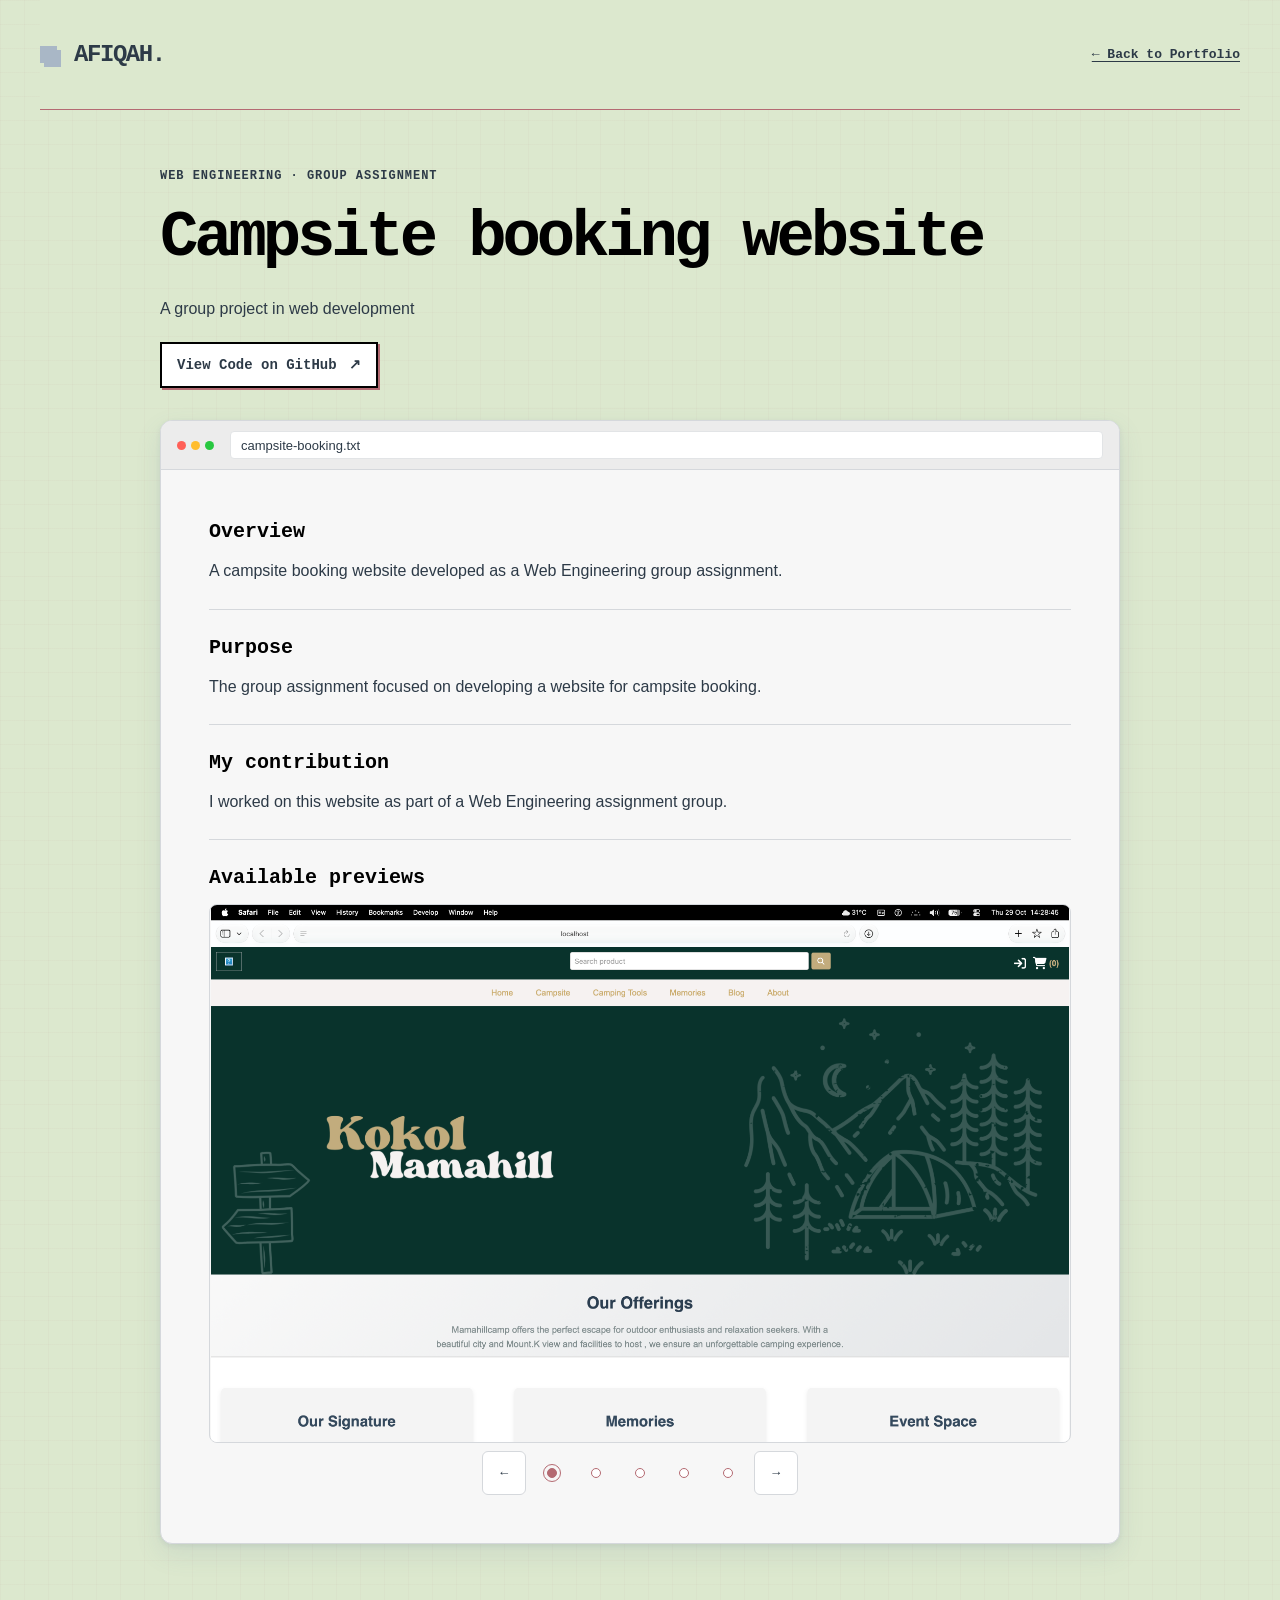
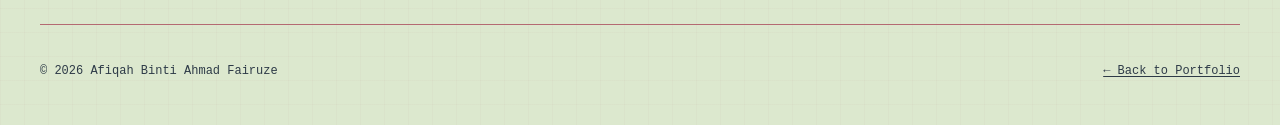
<file: projects/campsite-booking.html>
<!DOCTYPE html>
<html lang="en">
<head>
    <meta charset="UTF-8">
    <meta name="viewport" content="width=device-width, initial-scale=1.0">
    <meta name="description" content="A group project in web development — Campsite booking website, a project by Afiqah.">
    <title>Campsite booking website — Afiqah</title>
    <meta name="theme-color" content="#DCE8CE">
    <link rel="icon" type="image/svg+xml" href="../assets/images/favicon.svg">
    <link rel="stylesheet" href="../style.css">
    <script src="../script.js" defer></script>
</head>
<body>
    <a class="skip-link" href="#project">Skip to project</a>
    <header class="site-header shell project-site-header">
        <a class="brand" href="../index.html#home" aria-label="Afiqah, home"><span class="pixel-mark" aria-hidden="true"></span>AFIQAH<span class="brand-dot">.</span></a>
        <a class="project-back" href="../index.html#portfolio">← Back to Portfolio</a>
    </header>
    <main class="shell project-detail" id="project" tabindex="-1">
        <header class="project-detail-heading">
            <p class="eyebrow">Web Engineering · Group assignment</p>
            <h1>Campsite booking website</h1>
            <p>A group project in web development</p>
            <div class="project-code-actions"><a class="button button--code" href="https://github.com/afiqah-ahmadfairuze/campsite" target="_blank" rel="noopener noreferrer" aria-label="View Code on GitHub for Campsite booking website (opens in a new tab)">View Code on GitHub <span aria-hidden="true">↗</span></a></div>
        </header>
        <article class="portfolio-window">
            <div class="portfolio-window__titlebar browser-toolbar">
                    <span class="browser-dots" aria-hidden="true"><span></span><span></span><span></span></span>
                    <p class="project-file-label browser-address">campsite-booking.txt</p>
                </div>
            <div class="project-detail-body">
                <section class="project-detail-section" aria-labelledby="detail-0">
                    <h2 id="detail-0">Overview</h2>
                    <p>A campsite booking website developed as a Web Engineering group assignment.</p>
                </section>
                <section class="project-detail-section" aria-labelledby="detail-1">
                    <h2 id="detail-1">Purpose</h2>
                    <p>The group assignment focused on developing a website for campsite booking.</p>
                </section>
                <section class="project-detail-section" aria-labelledby="detail-2">
                    <h2 id="detail-2">My contribution</h2>
                    <p>I worked on this website as part of a Web Engineering assignment group.</p>
                </section>
                <section class="project-detail-section" aria-labelledby="previews-title">
                    <h2 id="previews-title">Available previews</h2>
                    <div class="award-gallery screenshot-gallery screenshot-gallery--detail" data-carousel role="region" aria-roledescription="carousel" aria-label="Campsite booking website previews">
    <div class="award-slides">
        <div class="award-slide" id="campsite-detail-slide-1" role="group" aria-roledescription="slide" aria-label="1 of 5">
            <img src="../assets/images/projects/campsite/Screenshot%202026-10-29%20at%2014.28.45.png" alt="Campsite website homepage and Kokol Mamahil introduction." width="3360" height="2100" loading="lazy" decoding="async">
        </div>
        <div class="award-slide" id="campsite-detail-slide-2" role="group" aria-roledescription="slide" aria-label="2 of 5" hidden>
            <img src="../assets/images/projects/campsite/Screenshot%202026-10-29%20at%2014.28.53.png" alt="Campsite website offerings for glamping, motorhomes and event space." width="3360" height="2100" loading="lazy" decoding="async">
        </div>
        <div class="award-slide" id="campsite-detail-slide-3" role="group" aria-roledescription="slide" aria-label="3 of 5" hidden>
            <img src="../assets/images/projects/campsite/Screenshot%202026-10-29%20at%2014.29.06.png" alt="Campsite location section with a map." width="3360" height="2100" loading="lazy" decoding="async">
        </div>
        <div class="award-slide" id="campsite-detail-slide-4" role="group" aria-roledescription="slide" aria-label="4 of 5" hidden>
            <img src="../assets/images/projects/campsite/Screenshot%202026-10-29%20at%2014.29.24.png" alt="Campsite equipment rental listing." width="3360" height="2100" loading="lazy" decoding="async">
        </div>
        <div class="award-slide" id="campsite-detail-slide-5" role="group" aria-roledescription="slide" aria-label="5 of 5" hidden>
            <img src="../assets/images/projects/campsite/Screenshot%202026-10-29%20at%2014.29.30.png" alt="More equipment rental cards on the campsite website." width="3360" height="2100" loading="lazy" decoding="async">
        </div>
    </div>
    <div class="award-controls" hidden>
        <button class="award-arrow" type="button" data-previous aria-label="Previous image">←</button>
        <div class="award-dots" role="group" aria-label="Choose an image">
            <button type="button" class="award-dot" data-slide="0" aria-label="Show image 1 of 5" aria-controls="campsite-detail-slide-1" aria-pressed="true"></button>
            <button type="button" class="award-dot" data-slide="1" aria-label="Show image 2 of 5" aria-controls="campsite-detail-slide-2" aria-pressed="false"></button>
            <button type="button" class="award-dot" data-slide="2" aria-label="Show image 3 of 5" aria-controls="campsite-detail-slide-3" aria-pressed="false"></button>
            <button type="button" class="award-dot" data-slide="3" aria-label="Show image 4 of 5" aria-controls="campsite-detail-slide-4" aria-pressed="false"></button>
            <button type="button" class="award-dot" data-slide="4" aria-label="Show image 5 of 5" aria-controls="campsite-detail-slide-5" aria-pressed="false"></button>
        </div>
        <button class="award-arrow" type="button" data-next aria-label="Next image">→</button>
        <button class="award-pause" type="button" data-pause>Pause slideshow</button>
    </div>
    <p class="award-announcement" role="status" aria-live="polite" aria-atomic="true"></p>
</div>

                </section>
            </div>
        </article>
    </main>
    <footer class="site-footer shell">
        <p>© 2026 Afiqah Binti Ahmad Fairuze</p>
        <a href="../index.html#portfolio">← Back to Portfolio</a>
    </footer>
</body>
</html>
</file>
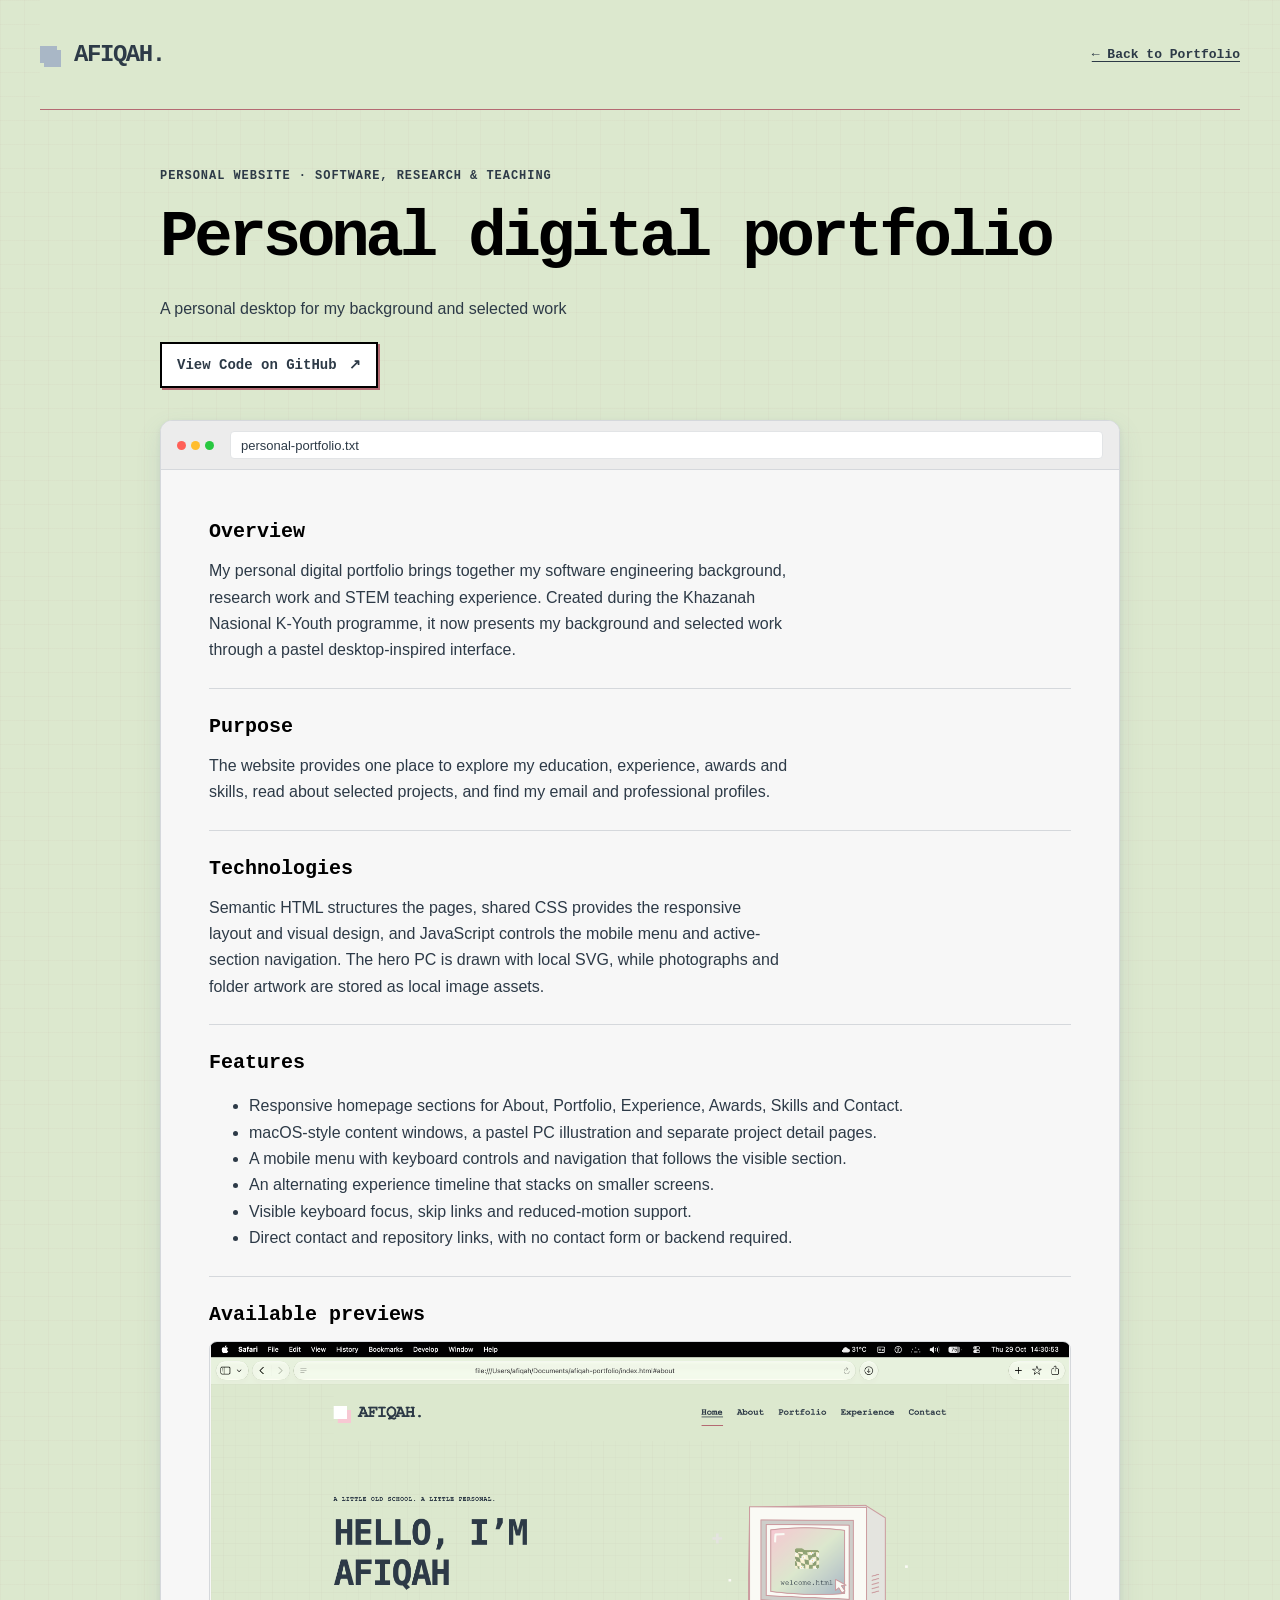
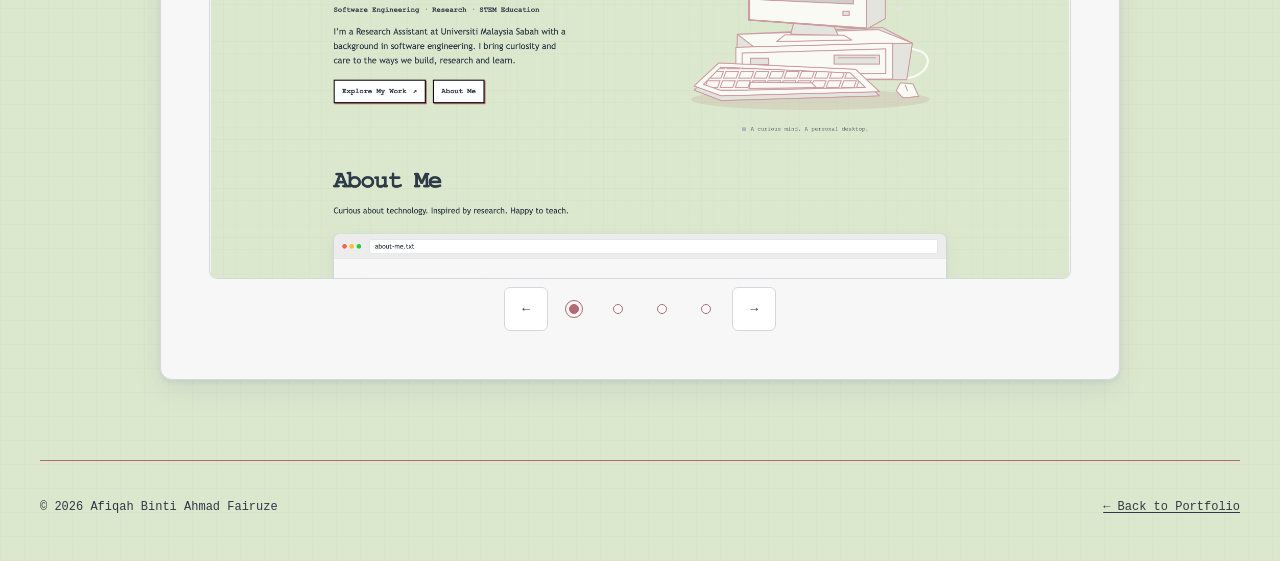
<file: projects/personal-portfolio.html>
<!DOCTYPE html>
<html lang="en">
<head>
    <meta charset="UTF-8">
    <meta name="viewport" content="width=device-width, initial-scale=1.0">
    <meta name="description" content="A responsive personal portfolio built with HTML, CSS, JavaScript and local SVG artwork — Afiqah.">
    <title>Personal digital portfolio — Afiqah</title>
    <meta name="theme-color" content="#DCE8CE">
    <link rel="icon" type="image/svg+xml" href="../assets/images/favicon.svg">
    <link rel="stylesheet" href="../style.css">
    <script src="../script.js" defer></script>
</head>
<body>
    <a class="skip-link" href="#project">Skip to project</a>
    <header class="site-header shell project-site-header">
        <a class="brand" href="../index.html#home" aria-label="Afiqah, home"><span class="pixel-mark" aria-hidden="true"></span>AFIQAH<span class="brand-dot">.</span></a>
        <a class="project-back" href="../index.html#portfolio">← Back to Portfolio</a>
    </header>
    <main class="shell project-detail" id="project" tabindex="-1">
        <header class="project-detail-heading">
            <p class="eyebrow">Personal website · Software, research & teaching</p>
            <h1>Personal digital portfolio</h1>
            <p>A personal desktop for my background and selected work</p>
            <div class="project-code-actions"><a class="button button--code" href="https://github.com/afiqah-ahmadfairuze/portfolio-website" target="_blank" rel="noopener noreferrer" aria-label="View Code on GitHub for Personal digital portfolio (opens in a new tab)">View Code on GitHub <span aria-hidden="true">↗</span></a></div>
        </header>
        <article class="portfolio-window">
            <div class="portfolio-window__titlebar browser-toolbar">
                    <span class="browser-dots" aria-hidden="true"><span></span><span></span><span></span></span>
                    <p class="project-file-label browser-address">personal-portfolio.txt</p>
                </div>
            <div class="project-detail-body">
                <section class="project-detail-section" aria-labelledby="overview-title">
                    <h2 id="overview-title">Overview</h2>
                    <p>My personal digital portfolio brings together my software engineering background, research work and STEM teaching experience. Created during the Khazanah Nasional K-Youth programme, it now presents my background and selected work through a pastel desktop-inspired interface.</p>
                </section>
                <section class="project-detail-section" aria-labelledby="purpose-title">
                    <h2 id="purpose-title">Purpose</h2>
                    <p>The website provides one place to explore my education, experience, awards and skills, read about selected projects, and find my email and professional profiles.</p>
                </section>
                <section class="project-detail-section" aria-labelledby="technologies-title">
                    <h2 id="technologies-title">Technologies</h2>
                    <p>Semantic HTML structures the pages, shared CSS provides the responsive layout and visual design, and JavaScript controls the mobile menu and active-section navigation. The hero PC is drawn with local SVG, while photographs and folder artwork are stored as local image assets.</p>
                </section>
                <section class="project-detail-section" aria-labelledby="features-title">
                    <h2 id="features-title">Features</h2>
                    <ul class="project-features">
                        <li>Responsive homepage sections for About, Portfolio, Experience, Awards, Skills and Contact.</li>
                        <li>macOS-style content windows, a pastel PC illustration and separate project detail pages.</li>
                        <li>A mobile menu with keyboard controls and navigation that follows the visible section.</li>
                        <li>An alternating experience timeline that stacks on smaller screens.</li>
                        <li>Visible keyboard focus, skip links and reduced-motion support.</li>
                        <li>Direct contact and repository links, with no contact form or backend required.</li>
                    </ul>
                </section>
                <section class="project-detail-section" aria-labelledby="previews-title">
                    <h2 id="previews-title">Available previews</h2>
                    <div class="award-gallery screenshot-gallery screenshot-gallery--detail" data-carousel role="region" aria-roledescription="carousel" aria-label="Personal digital portfolio previews">
    <div class="award-slides">
        <div class="award-slide" id="portfolio-detail-slide-1" role="group" aria-roledescription="slide" aria-label="1 of 4">
            <img src="../assets/images/projects/portfolio/Screenshot%202026-10-29%20at%2014.30.53.png" alt="Personal portfolio homepage with navigation, hero and desktop PC illustration." width="3360" height="2100" loading="lazy" decoding="async">
        </div>
        <div class="award-slide" id="portfolio-detail-slide-2" role="group" aria-roledescription="slide" aria-label="2 of 4" hidden>
            <img src="../assets/images/projects/portfolio/Screenshot%202026-10-29%20at%2014.30.59.png" alt="Personal portfolio About section with biography and education." width="3360" height="2100" loading="lazy" decoding="async">
        </div>
        <div class="award-slide" id="portfolio-detail-slide-3" role="group" aria-roledescription="slide" aria-label="3 of 4" hidden>
            <img src="../assets/images/projects/portfolio/Screenshot%202026-10-29%20at%2014.31.06.png" alt="Personal portfolio Experience timeline." width="3360" height="2100" loading="lazy" decoding="async">
        </div>
        <div class="award-slide" id="portfolio-detail-slide-4" role="group" aria-roledescription="slide" aria-label="4 of 4" hidden>
            <img src="../assets/images/projects/portfolio/Screenshot%202026-10-29%20at%2014.31.16.png" alt="Personal portfolio Skills and Contact sections." width="3360" height="2100" loading="lazy" decoding="async">
        </div>
    </div>
    <div class="award-controls" hidden>
        <button class="award-arrow" type="button" data-previous aria-label="Previous image">←</button>
        <div class="award-dots" role="group" aria-label="Choose an image">
            <button type="button" class="award-dot" data-slide="0" aria-label="Show image 1 of 4" aria-controls="portfolio-detail-slide-1" aria-pressed="true"></button>
            <button type="button" class="award-dot" data-slide="1" aria-label="Show image 2 of 4" aria-controls="portfolio-detail-slide-2" aria-pressed="false"></button>
            <button type="button" class="award-dot" data-slide="2" aria-label="Show image 3 of 4" aria-controls="portfolio-detail-slide-3" aria-pressed="false"></button>
            <button type="button" class="award-dot" data-slide="3" aria-label="Show image 4 of 4" aria-controls="portfolio-detail-slide-4" aria-pressed="false"></button>
        </div>
        <button class="award-arrow" type="button" data-next aria-label="Next image">→</button>
        <button class="award-pause" type="button" data-pause>Pause slideshow</button>
    </div>
    <p class="award-announcement" role="status" aria-live="polite" aria-atomic="true"></p>
</div>

                </section>
            </div>
        </article>
    </main>
    <footer class="site-footer shell">
        <p>© 2026 Afiqah Binti Ahmad Fairuze</p>
        <a href="../index.html#portfolio">← Back to Portfolio</a>
    </footer>
</body>
</html>
</file>
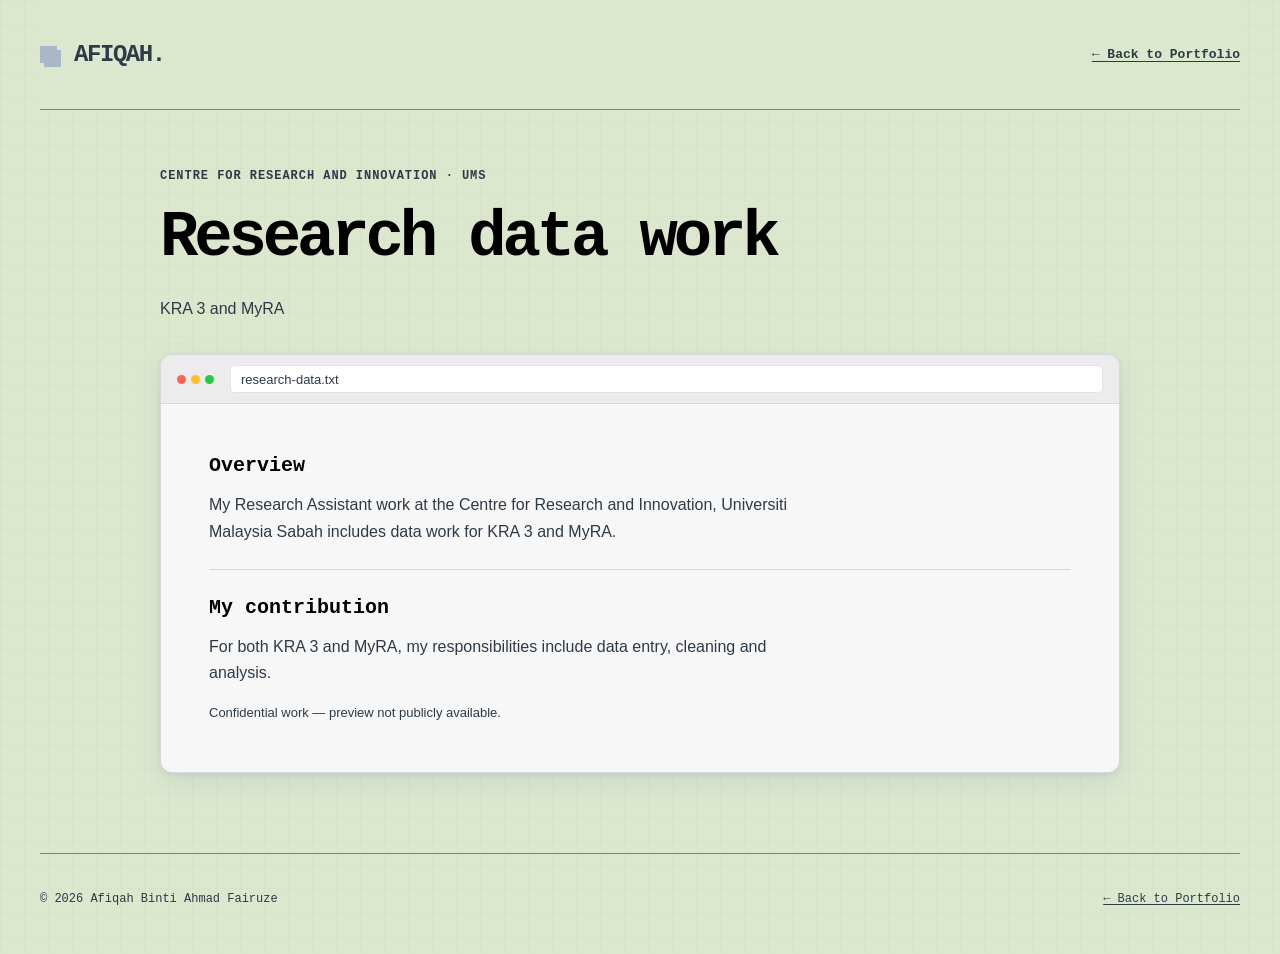
<file: projects/research-data.html>
<!DOCTYPE html>
<html lang="en">
<head>
    <meta charset="UTF-8">
    <meta name="viewport" content="width=device-width, initial-scale=1.0">
    <meta name="description" content="KRA 3 and MyRA — Research data work, a project by Afiqah.">
    <title>Research data work — Afiqah</title>
    <meta name="theme-color" content="#DCE8CE">
    <link rel="icon" type="image/svg+xml" href="../assets/images/favicon.svg">
    <link rel="stylesheet" href="../style.css">
</head>
<body>
    <a class="skip-link" href="#project">Skip to project</a>
    <header class="site-header shell project-site-header">
        <a class="brand" href="../index.html#home" aria-label="Afiqah, home"><span class="pixel-mark" aria-hidden="true"></span>AFIQAH<span class="brand-dot">.</span></a>
        <a class="project-back" href="../index.html#portfolio">← Back to Portfolio</a>
    </header>
    <main class="shell project-detail" id="project" tabindex="-1">
        <header class="project-detail-heading">
            <p class="eyebrow">Centre for Research and Innovation · UMS</p>
            <h1>Research data work</h1>
            <p>KRA 3 and MyRA</p>
        </header>
        <article class="portfolio-window">
            <div class="portfolio-window__titlebar browser-toolbar">
                    <span class="browser-dots" aria-hidden="true"><span></span><span></span><span></span></span>
                    <p class="project-file-label browser-address">research-data.txt</p>
                </div>
            <div class="project-detail-body">
                <section class="project-detail-section" aria-labelledby="detail-0">
                    <h2 id="detail-0">Overview</h2>
                    <p>My Research Assistant work at the Centre for Research and Innovation, Universiti Malaysia Sabah includes data work for KRA 3 and MyRA.</p>
                </section>
                <section class="project-detail-section" aria-labelledby="detail-1">
                    <h2 id="detail-1">My contribution</h2>
                    <p>For both KRA 3 and MyRA, my responsibilities include data entry, cleaning and analysis.</p>
                    <p class="confidential-note">Confidential work — preview not publicly available.</p>
                </section>
            </div>
        </article>
    </main>
    <footer class="site-footer shell">
        <p>© 2026 Afiqah Binti Ahmad Fairuze</p>
        <a href="../index.html#portfolio">← Back to Portfolio</a>
    </footer>
</body>
</html>
</file>
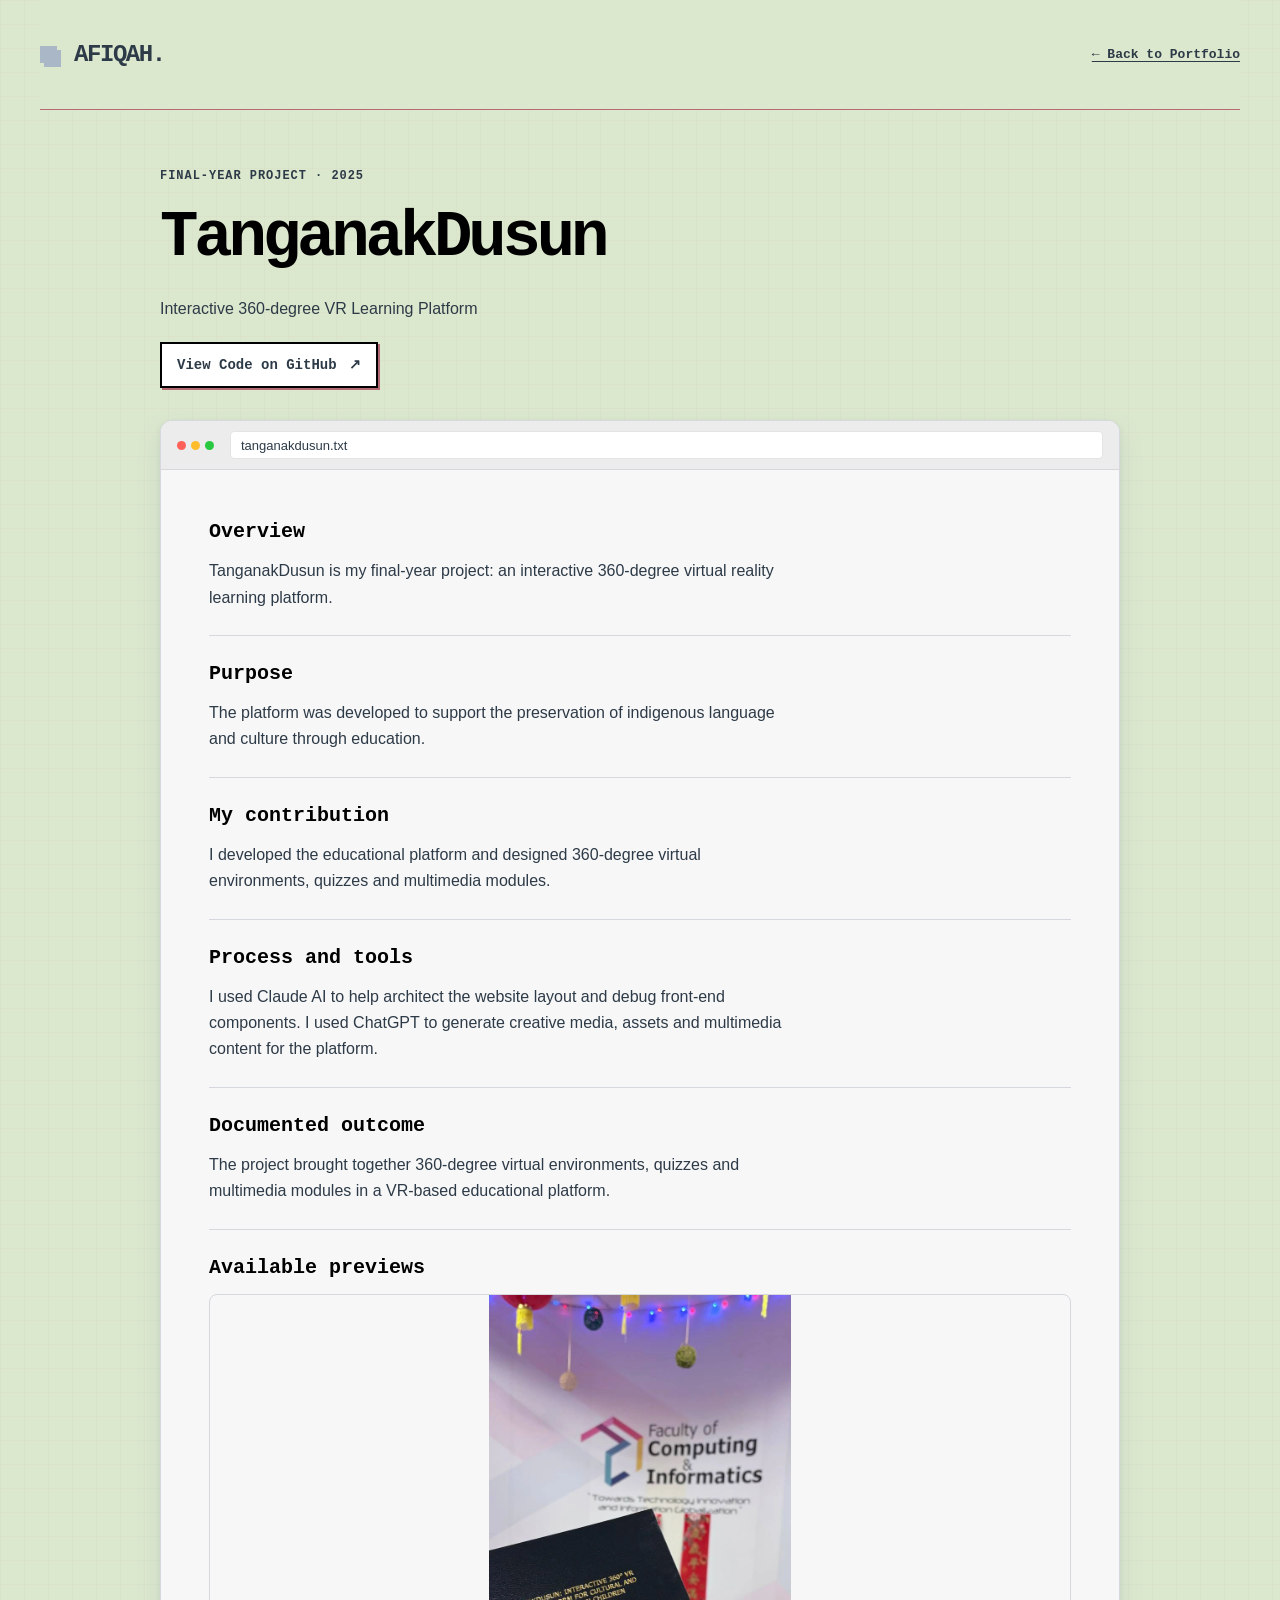
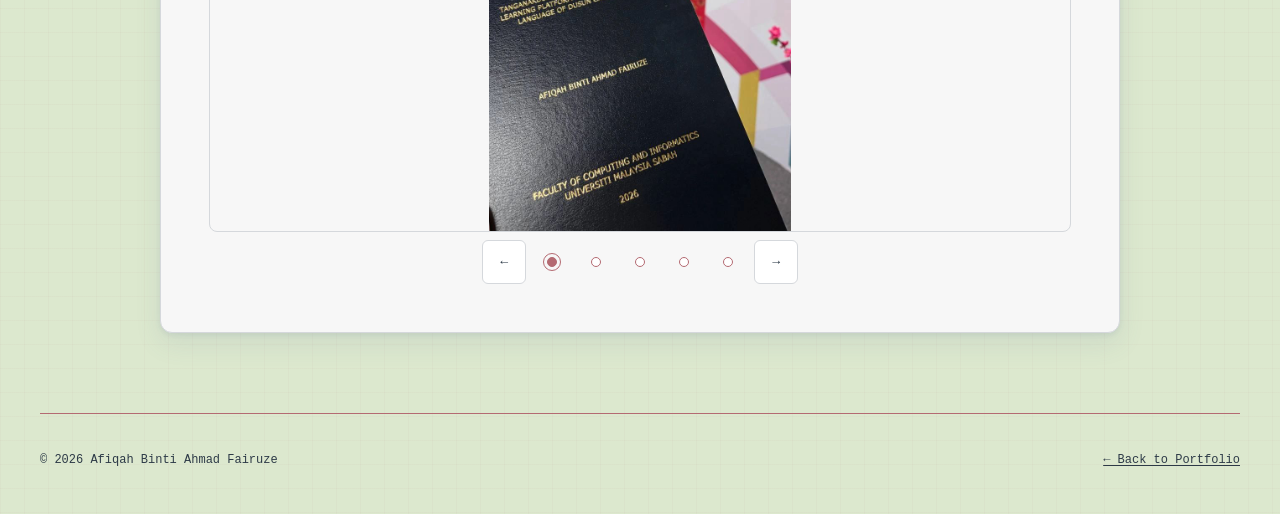
<file: projects/tanganakdusun.html>
<!DOCTYPE html>
<html lang="en">
<head>
    <meta charset="UTF-8">
    <meta name="viewport" content="width=device-width, initial-scale=1.0">
    <meta name="description" content="Interactive 360-degree VR Learning Platform — TanganakDusun, a project by Afiqah.">
    <title>TanganakDusun — Afiqah</title>
    <meta name="theme-color" content="#DCE8CE">
    <link rel="icon" type="image/svg+xml" href="../assets/images/favicon.svg">
    <link rel="stylesheet" href="../style.css">
    <script src="../script.js" defer></script>
</head>
<body>
    <a class="skip-link" href="#project">Skip to project</a>
    <header class="site-header shell project-site-header">
        <a class="brand" href="../index.html#home" aria-label="Afiqah, home"><span class="pixel-mark" aria-hidden="true"></span>AFIQAH<span class="brand-dot">.</span></a>
        <a class="project-back" href="../index.html#portfolio">← Back to Portfolio</a>
    </header>
    <main class="shell project-detail" id="project" tabindex="-1">
        <header class="project-detail-heading">
            <p class="eyebrow">Final-year project · 2025</p>
            <h1>TanganakDusun</h1>
            <p>Interactive 360-degree VR Learning Platform</p>
            <div class="project-code-actions"><a class="button button--code" href="https://github.com/afiqah-ahmadfairuze/tgkdsn" target="_blank" rel="noopener noreferrer" aria-label="View Code on GitHub for TanganakDusun (opens in a new tab)">View Code on GitHub <span aria-hidden="true">↗</span></a></div>
        </header>
        <article class="portfolio-window">
            <div class="portfolio-window__titlebar browser-toolbar">
                    <span class="browser-dots" aria-hidden="true"><span></span><span></span><span></span></span>
                    <p class="project-file-label browser-address">tanganakdusun.txt</p>
                </div>
            <div class="project-detail-body">
                <section class="project-detail-section" aria-labelledby="detail-0">
                    <h2 id="detail-0">Overview</h2>
                    <p>TanganakDusun is my final-year project: an interactive 360-degree virtual reality learning platform.</p>
                </section>
                <section class="project-detail-section" aria-labelledby="detail-1">
                    <h2 id="detail-1">Purpose</h2>
                    <p>The platform was developed to support the preservation of indigenous language and culture through education.</p>
                </section>
                <section class="project-detail-section" aria-labelledby="detail-2">
                    <h2 id="detail-2">My contribution</h2>
                    <p>I developed the educational platform and designed 360-degree virtual environments, quizzes and multimedia modules.</p>
                </section>
                <section class="project-detail-section" aria-labelledby="detail-3">
                    <h2 id="detail-3">Process and tools</h2>
                    <p>I used Claude AI to help architect the website layout and debug front-end components. I used ChatGPT to generate creative media, assets and multimedia content for the platform.</p>
                </section>
                <section class="project-detail-section" aria-labelledby="detail-4">
                    <h2 id="detail-4">Documented outcome</h2>
                    <p>The project brought together 360-degree virtual environments, quizzes and multimedia modules in a VR-based educational platform.</p>
                </section>
                <section class="project-detail-section" aria-labelledby="previews-title">
                    <h2 id="previews-title">Available previews</h2>
                    <div class="award-gallery screenshot-gallery screenshot-gallery--detail" data-carousel role="region" aria-roledescription="carousel" aria-label="TanganakDusun previews">
    <div class="award-slides">
        <div class="award-slide" id="tanganakdusun-detail-slide-1" role="group" aria-roledescription="slide" aria-label="1 of 5">
            <img src="../assets/images/projects/tanganakdusun/1781660801854.jpeg" alt="Project material beside the Faculty of Computing and Informatics display." width="720" height="1280" loading="lazy" decoding="async">
        </div>
        <div class="award-slide" id="tanganakdusun-detail-slide-2" role="group" aria-roledescription="slide" aria-label="2 of 5" hidden>
            <img src="../assets/images/projects/tanganakdusun/1781660803172.jpeg" alt="Project demonstration at an exhibition table." width="800" height="1422" loading="lazy" decoding="async">
        </div>
        <div class="award-slide" id="tanganakdusun-detail-slide-3" role="group" aria-roledescription="slide" aria-label="3 of 5" hidden>
            <img src="../assets/images/projects/tanganakdusun/1781660803543.jpeg" alt="Project presentation beside a tall display poster." width="800" height="1422" loading="lazy" decoding="async">
        </div>
        <div class="award-slide" id="tanganakdusun-detail-slide-4" role="group" aria-roledescription="slide" aria-label="4 of 5" hidden>
            <img src="../assets/images/projects/tanganakdusun/1781660803797.jpeg" alt="TanganakDusun demonstration setup with a laptop and tablet." width="1152" height="1536" loading="lazy" decoding="async">
        </div>
        <div class="award-slide" id="tanganakdusun-detail-slide-5" role="group" aria-roledescription="slide" aria-label="5 of 5" hidden>
            <img src="../assets/images/projects/tanganakdusun/1781660804604.jpeg" alt="TanganakDusun project demonstration table and display materials." width="1152" height="1536" loading="lazy" decoding="async">
        </div>
    </div>
    <div class="award-controls" hidden>
        <button class="award-arrow" type="button" data-previous aria-label="Previous image">←</button>
        <div class="award-dots" role="group" aria-label="Choose an image">
            <button type="button" class="award-dot" data-slide="0" aria-label="Show image 1 of 5" aria-controls="tanganakdusun-detail-slide-1" aria-pressed="true"></button>
            <button type="button" class="award-dot" data-slide="1" aria-label="Show image 2 of 5" aria-controls="tanganakdusun-detail-slide-2" aria-pressed="false"></button>
            <button type="button" class="award-dot" data-slide="2" aria-label="Show image 3 of 5" aria-controls="tanganakdusun-detail-slide-3" aria-pressed="false"></button>
            <button type="button" class="award-dot" data-slide="3" aria-label="Show image 4 of 5" aria-controls="tanganakdusun-detail-slide-4" aria-pressed="false"></button>
            <button type="button" class="award-dot" data-slide="4" aria-label="Show image 5 of 5" aria-controls="tanganakdusun-detail-slide-5" aria-pressed="false"></button>
        </div>
        <button class="award-arrow" type="button" data-next aria-label="Next image">→</button>
        <button class="award-pause" type="button" data-pause>Pause slideshow</button>
    </div>
    <p class="award-announcement" role="status" aria-live="polite" aria-atomic="true"></p>
</div>

                </section>
            </div>
        </article>
    </main>
    <footer class="site-footer shell">
        <p>© 2026 Afiqah Binti Ahmad Fairuze</p>
        <a href="../index.html#portfolio">← Back to Portfolio</a>
    </footer>
</body>
</html>
</file>
<file: style.css>
/* Shared retro desktop design tokens and components.
   System fonts and original CSS graphics; no third-party assets or font requests. */
:root {
    /* Exact palette. Midnight Lagoon is reserved exclusively for text. */
    --color-sage: #DCE8CE;
    --color-rosewood: #B46A72;
    --color-blush: #F7C8D3;
    --color-sky: #A9B7C6;
    --color-midnight: #2D3A47;
    --color-vanilla: #FFF7E6;
    --color-background: var(--color-sage);
    --color-grid: color-mix(in srgb, var(--color-rosewood) 4%, transparent);
    --color-panel: var(--color-blush);
    --color-paper: var(--color-blush);
    --color-titlebar: #ECECEC;
    --color-window-body: #F7F7F7;
    --color-address: #FFFFFF;
    --color-button-border: #000000;
    --color-divider: #D5D8DC;
    --window-border: 1px solid var(--color-divider);
    --window-radius: 12px;
    --window-shadow: 0 10px 26px rgb(92 112 145 / 12%), 0 2px 5px rgb(92 112 145 / 10%);
    --color-highlight: var(--color-sky);
    --color-accent: var(--color-sky);
    --color-ink: var(--color-midnight);
    --color-edge: var(--color-rosewood);
    --color-bevel: var(--color-rosewood);
    --font-body: "Trebuchet MS", Arial, sans-serif;
    --font-display: "Menlo", "Consolas", "Liberation Mono", monospace;
    --font-pixel: "Courier New", Courier, monospace;
    --text-small: 0.75rem;
    --text-body: 1rem;
    --space-1: 0.25rem;
    --space-2: 0.5rem;
    --space-3: 0.75rem;
    --space-4: 1rem;
    --space-5: 1.5rem;
    --space-6: 2rem;
    --space-7: 3rem;
    --space-8: 4rem;
    --border-width: 2px;
    --border: var(--border-width) solid var(--color-edge);
    --shadow-raised: inset 2px 2px var(--color-edge), inset -2px -2px var(--color-bevel);
    --shadow-crisp: 6px 6px 0 var(--color-edge);
    --shadow-small: 3px 3px 0 var(--color-edge);
}
* { box-sizing: border-box; }
html { scroll-padding-top: var(--space-5); }
body {
    margin: 0;
    background-color: var(--color-background);
    background-image: linear-gradient(var(--color-grid) 1px, transparent 1px), linear-gradient(90deg, var(--color-grid) 1px, transparent 1px);
    background-size: 24px 24px;
    color: var(--color-ink);
    font: var(--text-body)/1.65 var(--font-body);
}
h1, h2, h3, h4, p { margin: 0; }
a { color: inherit; }
/* Focus rings belong to controls, not programmatically focused anchor containers. */
:where(a[href], button, input, select, textarea, summary, [tabindex]:not([tabindex="-1"]), [contenteditable="true"]):focus-visible { outline: 3px dashed var(--color-edge); outline-offset: 5px; text-decoration: underline; text-decoration-thickness: 3px; text-underline-offset: .2em; }
:where(main, section)[tabindex="-1"]:focus { outline: none; text-decoration: none; }
.skip-link { position: absolute; top: var(--space-4); left: var(--space-4); transform: translateY(-200%); z-index: 2; padding: var(--space-3); background: var(--color-panel); color: var(--color-ink); }
.skip-link:focus { transform: translateY(0); }
.shell { width: min(100% - 4rem, 1200px); margin-inline: auto; }
.site-header { min-height: 110px; display: flex; align-items: center; justify-content: space-between; gap: 2rem; border-bottom: 1px solid var(--color-edge); background: var(--color-background); }
.brand { display: inline-flex; align-items: center; text-decoration: none; font: 900 1.5rem/1 var(--font-pixel); letter-spacing: -.06em; }
.brand-dot { color: var(--color-ink); }
.pixel-mark { width: 17px; height: 17px; margin-right: 17px; background: var(--color-highlight); box-shadow: 4px 4px 0 var(--color-accent); }
.navigation { display: flex; align-items: center; gap: 1.75rem; padding: 0; margin: 0; list-style: none; }
.navigation a { display: block; padding-block: 12px; font: bold .8125rem/1.5 var(--font-pixel); text-decoration: none; }
.navigation [aria-current] { color: var(--color-ink); box-shadow: 0 2px var(--color-edge); text-decoration: underline; }
.menu-toggle { display: none; }
.hero { display: grid; grid-template-columns: 1.1fr 1fr; align-items: center; gap: 2.5rem; padding-block: 2.75rem 4rem; }
.eyebrow { font: bold .75rem/1.7 var(--font-pixel); text-transform: uppercase; letter-spacing: .08em; color: var(--color-ink); margin-bottom: 1.5rem; }
h1 { font: 900 clamp(3.25rem, 5.6vw, 5rem)/1.05 var(--font-pixel); letter-spacing: -.065em; text-shadow: 4px 4px var(--color-edge); }
h1 span { color: var(--color-ink); }
.hero-disciplines { margin-top: 1.5rem; font: bold .875rem/1.8 var(--font-pixel); color: var(--color-ink); max-width: 470px; }
.intro-copy { max-width: 470px; margin-top: 1.25rem; color: var(--color-ink); font-size: 1.0625rem; }
.button-group { display: flex; flex-wrap: wrap; gap: 1rem; margin-top: 2rem; }
.button { display: inline-flex; justify-content: center; align-items: center; gap: .75rem; min-height: 48px; padding: .75rem 1.25rem; border: var(--border); box-shadow: var(--shadow-raised), var(--shadow-small); font: bold .875rem/1.5 var(--font-pixel); text-decoration: none; }
.button--primary { background: var(--color-highlight); color: var(--color-ink); }
.button--secondary { background: var(--color-highlight); color: var(--color-ink); }
.hero-art { min-width: 0; }
/* Hardware neutrals are scoped to the restored desktop illustration. */
.computer {
    --pc-white: #FAFAF5;
    --pc-shade: #E4E4DF;
    --pc-recess: #CECECA;
    --pc-outline: color-mix(in srgb, var(--color-rosewood) 65%, var(--pc-white));
    display: block;
    width: 100%;
    height: auto;
    overflow: hidden;
}
.art-caption { display: flex; justify-content: center; align-items: center; gap: .625rem; color: var(--color-ink); font: .6875rem/1.6 var(--font-pixel); }
.status-dot { width: 7px; height: 7px; background: var(--color-highlight); }
@media (max-width: 900px) {
    .shell { width: calc(100% - 3rem); }
    .navigation { gap: 1rem; }
    .hero { gap: 1rem; }
    h1 { font-size: clamp(2.75rem, 5.6vw, 4rem); }
}
@media (max-width: 700px) {
    .shell { width: calc(100% - 2.5rem); }
    .site-header { min-height: 88px; gap: 1rem; flex-wrap: wrap; padding-block: 1.25rem; }
    .site-header nav { display: contents; }
    .js .menu-toggle { display: inline-flex; gap: .5rem; align-items: center; min-height: 44px; padding: .5rem .75rem; border: 1px solid var(--color-edge); background: var(--color-highlight); color: var(--color-ink); font: bold .8125rem/1.5 var(--font-pixel); cursor: pointer; }
    .navigation { flex-basis: 100%; flex-wrap: wrap; column-gap: 1.5rem; row-gap: .25rem; }
    .js .navigation { display: none; }
    .js .navigation.is-open { display: flex; }
    .navigation a { min-height: 44px; }
    .hero { grid-template-columns: 1fr; padding-block: 2rem 3rem; gap: 1.5rem; }
    h1 { font-size: clamp(2.75rem, 10.5vw, 4.5rem); }
    .eyebrow { font-size: .6875rem; margin-bottom: 1.25rem; }
    .hero-disciplines { max-width: 400px; }
    .intro-copy { font-size: 1rem; }
    .hero-art { width: min(100%, 440px); justify-self: center; }
}
@media (max-width: 360px) {
    .button-group { flex-direction: column; }
    .brand { font-size: 1.25rem; }
}

/* About: a paper window within the personal desktop. */
.about { padding-bottom: 5rem; scroll-margin-top: 1.5rem; }
.about-window__body { padding: clamp(1.25rem, 4vw, 3rem); }
.about-profile { display: grid; grid-template-columns: minmax(180px, 260px) minmax(0, 1fr); align-items: start; gap: clamp(1.5rem, 4vw, 3rem); }
.about-photo { margin: 0; padding: .5rem; background: var(--color-window-body); border: var(--window-border); box-shadow: var(--window-shadow);  border-radius: var(--window-radius); }
.about-photo img { display: block; width: 100%; height: auto; }
.about-biography { max-width: 65ch; }
.about-biography .eyebrow { color: var(--color-ink); margin-bottom: .5rem; }
.about-biography h3 { font: bold clamp(1.5rem, 3vw, 2rem)/1.3 var(--font-pixel); letter-spacing: -.04em; margin-bottom: 1.25rem; }
.about-biography p + p { margin-top: 1rem; }
.education { margin-top: 2.5rem; padding: 1.5rem; background: var(--color-window-body); border: var(--window-border); box-shadow: var(--window-shadow);  border-radius: var(--window-radius); }
.education h3 { font: bold 1.125rem/1.4 var(--font-pixel); color: var(--color-ink); margin-bottom: 1.25rem; }
.education__list { display: grid; grid-template-columns: 1fr 1fr; gap: 1.5rem; margin: 0; }
.education__item { min-width: 0; }
.education__item + .education__item { border-left: var(--window-border); padding-left: 1.5rem; }
.education dt { font-weight: bold; line-height: 1.5; }
.education dd { margin: .5rem 0 0; color: var(--color-ink); }
.education__score { display: inline-block; margin-top: .75rem; padding: .25rem .625rem; border: var(--window-border); background: var(--color-address); color: var(--color-ink); font: bold .8125rem/1.5 var(--font-pixel); }
.button--primary[href]:hover { background: var(--color-panel); color: var(--color-ink); text-decoration: underline; }
.button--secondary[href]:hover { background: var(--color-panel); color: var(--color-ink); text-decoration: underline; }
.navigation a[href]:hover { color: var(--color-ink); text-decoration: underline; }
@media (max-width: 700px) {
    .about { padding-bottom: 3rem; }
    .about-profile { grid-template-columns: 1fr; gap: 2rem; }
    .about-photo { width: min(100%, 260px); justify-self: center;  border-radius: var(--window-radius); }
    .education { padding: 1.25rem; margin-top: 2rem;  border-radius: var(--window-radius); }
    .education__list { grid-template-columns: 1fr; }
    .education__item + .education__item { border-left: 0; border-top: var(--window-border); padding: 1.25rem 0 0; }
}

/* Portfolio: all three collections stay visible without scripting. */
.portfolio { padding-bottom: 5rem; scroll-margin-top: 1.5rem; }
.portfolio-heading { max-width: 65ch; margin-bottom: 2rem; }
.portfolio-heading .eyebrow { margin-bottom: .5rem; }
.portfolio-heading h2 { font: bold clamp(2rem, 4vw, 3rem)/1.2 var(--font-pixel); letter-spacing: -.05em; margin-bottom: 1rem; }
.portfolio-heading > p:last-child { color: var(--color-ink); }
.portfolio-groups { display: grid; gap: 2.5rem; }
.project-grid { display: grid; grid-template-columns: repeat(3, minmax(0, 1fr)); gap: 1.25rem; padding: 1.5rem; }
.project-card { min-width: 0; background: var(--color-window-body); border: var(--window-border); box-shadow: var(--window-shadow);  border-radius: var(--window-radius); }
.project-card__copy { padding: 1.25rem; }
.project-card h4 { font: bold 1.125rem/1.4 var(--font-pixel); margin-bottom: .75rem; overflow-wrap: anywhere; }
.project-card__copy > p:not(.project-featured-label) { color: var(--color-ink); }
.project-preview { min-height: 160px; display: flex; flex-direction: column; justify-content: center; align-items: center; gap: 1rem; padding: 1.5rem 1rem; border-bottom: var(--window-border); background-color: var(--color-window-body); background-image: radial-gradient(var(--color-divider) 1px, transparent 1px); background-size: 8px 8px; }
.project-preview p { padding: .25rem .5rem; background: var(--color-address); border: var(--window-border); font: bold .75rem/1.5 var(--font-pixel); text-align: center; }
.skill-labels { display: flex; flex-wrap: wrap; gap: .5rem; margin: 1.25rem 0 0; padding: 0; list-style: none; }
.skill-labels li { max-width: 100%; padding: .25rem .5rem; background: var(--color-address); border: var(--window-border); font: bold .6875rem/1.5 var(--font-pixel); overflow-wrap: anywhere; }
.project-card--featured { grid-column: 1 / -1; display: grid; grid-template-columns: 1.1fr 1fr; border-color: var(--color-divider); }
.project-card--featured .project-preview { min-height: 240px; border-bottom: 0; border-right: var(--window-border); background-color: var(--color-window-body); }
.project-card--featured .project-card__copy { align-self: center; padding: 2rem; }
.project-card--featured h4 { font-size: clamp(1.5rem, 3vw, 2rem); }
.project-featured-label { margin-bottom: .75rem; font: bold .6875rem/1.6 var(--font-pixel); text-transform: uppercase; letter-spacing: .04em; color: var(--color-ink); }
.portfolio-window--software .project-grid, .portfolio-window--data .project-grid { grid-template-columns: repeat(2, minmax(0, 1fr)); }
.portfolio-window__status { margin: 0 1.5rem; padding: .875rem 0; border-top: var(--window-border); color: var(--color-ink); font: .75rem/1.6 var(--font-pixel); }
@media (max-width: 900px) {
    .portfolio-window--written .project-grid { grid-template-columns: repeat(2, minmax(0, 1fr)); }
}
@media (max-width: 700px) {
    .portfolio { padding-bottom: 3rem; }
    .portfolio-groups { gap: 2rem; }
    .portfolio-window .project-grid { grid-template-columns: minmax(0, 1fr); padding: 1rem; }
    .project-card--featured { grid-template-columns: minmax(0, 1fr); }
    .project-card--featured .project-preview { min-height: 200px; border-right: 0; border-bottom: var(--window-border); }
    .project-card--featured .project-card__copy { padding: 1.25rem; }
    .portfolio-window__status { margin-inline: 1rem; }
}

/* Project detail pages share the same desktop, paper and titlebar components. */
.project-title-link { text-decoration-thickness: 1px; text-underline-offset: .2em; }
.project-title-link:hover { color: var(--color-ink); }
.project-title-link span { display: inline-block; font-size: .8em; }
.project-back { display: inline-flex; align-items: center; min-height: 44px; font: bold .8125rem/1.5 var(--font-pixel); text-underline-offset: .25em; }
.project-detail { max-width: 960px; padding-block: 3.5rem 5rem; }
.project-detail-heading { margin-bottom: 2rem; }
.project-detail-heading .eyebrow { margin-bottom: 1rem; }
.project-detail-heading h1 { font-size: clamp(2rem, 6vw, 4rem); line-height: 1.15; overflow-wrap: anywhere; }
.project-detail-heading > p:last-of-type { margin-top: 1.25rem; color: var(--color-ink); }
.project-file-label { font: bold .875rem/1.5 var(--font-pixel); overflow-wrap: anywhere; }
.project-detail-body { padding: clamp(1.25rem, 4vw, 3rem); }
.project-detail-section + .project-detail-section { border-top: var(--window-border); padding-top: 1.5rem; margin-top: 1.5rem; }
.project-detail-section h2 { font: bold 1.25rem/1.4 var(--font-pixel); color: #000000; margin-bottom: .75rem; }
.project-detail :is(h1, h2, h3, h4, h5, h6) { color: #000000; text-shadow: none; -webkit-text-stroke: 0; }
.project-detail-section > p { max-width: 65ch; }
.project-detail-preview { border: var(--window-border); min-height: 220px; }
.project-data-note { margin-top: 1rem; color: var(--color-ink); }
@media (max-width: 700px) {
    .project-site-header { gap: .75rem; }
    .project-detail { padding-block: 2.5rem 3rem; }
    .project-back { font-size: .75rem; }
    .project-detail-preview { min-height: 180px; }
}

/* Experience, awards and skills share the portfolio's desktop windows. */
.career-section { padding-bottom: 4rem; scroll-margin-top: 1.5rem; }
.career-body { padding: clamp(1.25rem, 4vw, 3rem); }
.experience-timeline { --timeline-gap: clamp(3rem, 6vw, 5rem); position: relative; list-style: none; margin: 0; padding: 0; }
.experience-timeline::before { content: ''; position: absolute; top: 0; bottom: 0; left: 50%; width: 1px; background: var(--color-divider); transform: translateX(-50%); }
.timeline-entry { position: relative; display: grid; grid-template-columns: minmax(0, 1fr) minmax(0, 1fr); column-gap: var(--timeline-gap); padding: 0; margin-bottom: 1.75rem; }
.timeline-entry:last-child { margin-bottom: 0; }
.timeline-entry::before { content: ''; position: absolute; z-index: 1; left: 50%; top: 50%; width: 24px; height: 24px; transform: translate(-50%, -50%); border: 1px solid var(--color-divider); border-radius: 50%; background: var(--color-address); }
.timeline-entry::after { content: ''; position: absolute; top: 50%; left: calc(50% - var(--timeline-gap) / 2); width: calc(var(--timeline-gap) / 2); height: 1px; background: var(--color-divider); }
.timeline-entry article { position: relative; grid-column: 1; min-width: 0; padding: clamp(1.25rem, 2.5vw, 1.75rem); border: var(--window-border); border-radius: 24px; background: var(--color-address); color: var(--color-ink); box-shadow: 0 2px 8px rgb(92 112 145 / 4%); }
.timeline-entry:nth-child(even) article { grid-column: 2; }
.timeline-entry:nth-child(even)::after { left: 50%; }
.timeline-entry--current article { background: linear-gradient(135deg, var(--color-blush) 0%, var(--color-sage) 50%, var(--color-sky) 100%); }
.role-status--current { display: inline-block; padding: .25rem .625rem; border: var(--window-border); border-radius: 999px; background: rgb(255 255 255 / 65%); }
.timeline-entry h3 { font: bold 1.125rem/1.5 var(--font-pixel); }
.role-status { color: var(--color-ink); font: bold .75rem/1.5 var(--font-pixel); margin-bottom: .375rem; }
.role-organisation { margin-top: .375rem; font-weight: bold; }
.role-date { color: var(--color-ink); font: .8125rem/1.6 var(--font-pixel); margin-top: .375rem; }
.role-responsibilities { padding-left: 1.25rem; margin: .75rem 0 0; color: var(--color-ink); }
.role-responsibilities li + li { margin-top: .5rem; }
.awards-grid, .skills-grid { display: grid; grid-template-columns: repeat(2, minmax(0, 1fr)); gap: 1.25rem; padding: clamp(1.25rem, 4vw, 2rem); margin: 0; list-style: none; }
.award-card, .skill-group { min-width: 0; padding: 1.5rem; border: var(--window-border); background: var(--color-window-body); box-shadow: var(--window-shadow);  border-radius: var(--window-radius); }
.award-result { color: var(--color-ink); font: bold .875rem/1.6 var(--font-pixel); margin-bottom: .75rem; }
.award-card h3, .skill-group h3 { font: bold 1.125rem/1.5 var(--font-pixel); overflow-wrap: anywhere; }
.skill-group .skill-labels { margin-top: 1rem; }
.skill-evidence { display: inline-flex; align-items: center; min-height: 44px; gap: .5rem; margin-top: .75rem; color: var(--color-ink); font: bold .8125rem/1.6 var(--font-pixel); text-underline-offset: .2em; }
@media (max-width: 700px) {
    .career-section { padding-bottom: 3rem; }
    .awards-grid, .skills-grid { grid-template-columns: minmax(0, 1fr); }
    .award-card, .skill-group { padding: 1.25rem;  border-radius: var(--window-radius); }

}

/* Shared finishing details and contact. */
.about, .portfolio, .career-section, .contact-section { padding-bottom: clamp(3rem, 6vw, 5rem); }
p { overflow-wrap: break-word; }
a { text-underline-offset: .2em; }
a[href], button { -webkit-tap-highlight-color: var(--color-highlight); }
.portfolio-window :focus-visible, .about-window :focus-visible { outline-color: var(--color-edge); }
a[href]:hover { text-decoration-thickness: 2px; }
.project-back:hover, .site-footer a:hover { color: var(--color-ink); }
.brand:hover { color: var(--color-ink); }
.button[href]:active { transform: translate(1px, 1px); background: var(--color-panel); color: var(--color-ink); box-shadow: inset 2px 2px var(--color-edge); }
.menu-toggle:hover { border-color: var(--color-edge); background: var(--color-panel); text-decoration: underline; }
.contact-section { scroll-margin-top: 1.5rem; }
.contact-body { display: grid; grid-template-columns: 1fr 1fr; gap: clamp(1.5rem, 4vw, 3rem); padding: clamp(1.25rem, 4vw, 3rem); }
.contact-intro .eyebrow { color: var(--color-ink); margin-bottom: .75rem; }
.contact-intro h3 { font: bold clamp(1.5rem, 3vw, 2rem)/1.3 var(--font-pixel); letter-spacing: -.04em; margin-bottom: 1rem; }
.contact-intro > p { max-width: 48ch; }
.contact-location { margin-top: 1.5rem; font: bold .8125rem/1.6 var(--font-pixel); }
.contact-location span { color: var(--color-ink); }
.contact-links { display: grid; align-content: start; gap: .875rem; min-width: 0; font-style: normal; }
.contact-links a { display: flex; flex-direction: column; gap: .25rem; padding: calc(1rem - 1px) calc(1.25rem - 1px); min-height: 44px; border: 2px solid var(--color-button-border); background: var(--color-address); color: var(--color-ink); box-shadow: var(--window-shadow); text-decoration: none; overflow-wrap: anywhere;  border-radius: var(--window-radius); }
.contact-links a:hover, .contact-links a:focus-visible { background: linear-gradient(120deg, #F7C8D3 0%, #DCE8CE 50%, #A9B7C6 100%); border-color: var(--color-button-border); }
.contact-links a:focus-visible { outline: 2px solid var(--color-button-border); outline-offset: 4px; }
.contact-link-label { display: flex; justify-content: space-between; color: var(--color-ink); font: bold .875rem/1.6 var(--font-pixel); }
.contact-links a > span:last-child { color: var(--color-ink); font-size: .875rem; }
.site-footer { display: flex; align-items: center; flex-wrap: wrap; justify-content: space-between; gap: 1rem 2rem; padding-block: 1.5rem 2rem; border-top: 1px solid var(--color-edge); color: var(--color-ink); font: .75rem/1.6 var(--font-pixel); }
.site-footer a { display: inline-flex; align-items: center; gap: .5rem; min-height: 44px; color: var(--color-ink); }
.footer-note { color: var(--color-ink); }
@media (max-width: 700px) {
    .contact-body { grid-template-columns: minmax(0, 1fr); }
    .site-footer { align-items: flex-start; flex-direction: column; gap: .5rem; }
}
@media (prefers-reduced-motion: no-preference) {
    html { scroll-behavior: smooth; }
    a, button { transition: background-color 150ms ease, color 150ms ease, border-color 150ms ease; }
}
@media (forced-colors: active) {
    :focus-visible { outline-color: Highlight; }
    .navigation [aria-current] { text-decoration: underline; }
}

/* Keep narrow tablet columns readable and retain focus in high-contrast mode. */
.hero-copy, .contact-intro { min-width: 0; }
.role-responsibilities { max-width: 65ch; }
@media (min-width: 701px) and (max-width: 900px) {
    .hero { grid-template-columns: 1.25fr 1fr; }
    .about-profile { grid-template-columns: minmax(160px, 210px) minmax(0, 1fr); gap: 1.5rem; }
}
@media (forced-colors: active) {
    .portfolio-window :focus-visible, .about-window :focus-visible { outline-color: Highlight; }
}

/* A text-colour focus cue supplements the exact, softer Rosewood outline. */
a[href]:focus-visible, button:focus-visible { text-decoration: underline; text-decoration-thickness: 3px; text-underline-offset: .2em; }

/* First-screen refinement; later desktop windows retain their existing design. */
.home-header { min-height: 112px; padding-block: 1.75rem; background: var(--color-sage); border-bottom: 0; }
.home-header .brand { font-size: 2.125rem; color: var(--color-ink); flex-shrink: 0; }
.home-header .pixel-mark { width: 26px; height: 26px; flex-shrink: 0; margin-right: 22px; background: var(--color-address); box-shadow: 8px 8px 0 var(--color-blush); }
.home-header .navigation { gap: 1.75rem; }
.home-header .navigation a { padding-block: .75rem; font-size: 1.09375rem; color: var(--color-ink); }
.hero h1 { font: 600 clamp(2.5rem, 4.6vw, 4.25rem)/1.16 var(--font-display); letter-spacing: -.045em; text-shadow: none; }
.hero .eyebrow { margin-bottom: 1rem; }
.hero-disciplines { margin-top: 1.25rem; }
.hero .intro-copy { margin-top: 1rem; }
.hero .button-group { gap: .875rem; margin-top: 1.5rem; }
.hero .button, .button--code { background: var(--color-address); color: var(--color-ink); border: 2px solid var(--color-button-border); box-shadow: 2px 2px 0 var(--color-edge); min-height: 46px; padding: calc(.625rem - 1px) calc(1rem - 1px); }
.hero .button:hover, .hero .button:focus-visible, .button--code:hover, .button--code:focus-visible { background: linear-gradient(120deg, #F7C8D3 0%, #DCE8CE 50%, #A9B7C6 100%); border-color: var(--color-button-border); }
.hero .button:focus-visible, .button--code:focus-visible { outline: 2px solid var(--color-button-border); outline-offset: 4px; }
.hero .button:active, .button--code:active { background: var(--color-blush); border-color: var(--color-button-border); box-shadow: inset 1px 1px var(--color-edge); }
@media (min-width: 701px) and (max-width: 900px) {
    .hero { gap: 1.5rem; }
    .hero h1 { font-size: clamp(2rem, 4.4vw, 2.75rem); }
}
@media (max-width: 700px) {
    .hero h1 { font-size: clamp(2rem, 8.5vw, 3.5rem); }
    .hero-art { width: min(100%, 400px); }
}

/* Switch the enlarged header to its existing menu before desktop links crowd. */
@media (max-width: 1000px) {
    .home-header { min-height: 96px; padding-block: 1.5rem; gap: 1rem; flex-wrap: wrap; }
    .home-header .brand { font-size: 1.625rem; }
    .home-header .pixel-mark { width: 22px; height: 22px; margin-right: 19px; box-shadow: 6px 6px 0 var(--color-blush); }
    .home-header nav { display: contents; }
    .home-header .navigation { flex-basis: 100%; flex-wrap: wrap; gap: .375rem 1.5rem; }
    .home-header .navigation a { min-height: 44px; font-size: 1rem; padding-block: .625rem; }
    .js .home-header .menu-toggle { display: inline-flex; align-items: center; gap: .5rem; min-height: 44px; padding: .5rem .75rem; border: 1px solid var(--color-edge); background: var(--color-highlight); color: var(--color-ink); font: bold .8125rem/1.5 var(--font-pixel); cursor: pointer; }
    .js .home-header .navigation { display: none; }
    .js .home-header .navigation.is-open { display: flex; }
}

/* Shared macOS-style browser chrome, recreated as responsive HTML/CSS. */
.about-window, .portfolio-window {
    min-width: 0;
    padding: 0;
    background: var(--color-window-body);
    color: var(--color-ink);
    border: var(--window-border);
    border-radius: var(--window-radius);
    box-shadow: var(--window-shadow);
}
.browser-toolbar {
    display: flex;
    align-items: center;
    gap: 1rem;
    min-width: 0;
    min-height: 44px;
    padding: .625rem 1rem;
    background: var(--color-titlebar);
    border-bottom: var(--window-border);
    border-radius: 11px 11px 0 0;
}
.browser-dots { display: inline-flex; flex-shrink: 0; align-items: center; gap: 5px; }
.browser-dots > span { width: 9px; height: 9px; border-radius: 50%; background: #FF6058; }
.browser-dots > span:nth-child(2) { background: #FFBD2E; }
.browser-dots > span:nth-child(3) { background: #28C840; }
.browser-address {
    flex: 1;
    min-width: 0;
    margin: 0;
    padding: .2rem .625rem;
    background: var(--color-address);
    border: 1px solid #E2E4E6;
    border-radius: 4px;
    color: var(--color-ink);
    font: 400 .8125rem/1.5 var(--font-body);
    white-space: nowrap;
    overflow: hidden;
    text-overflow: ellipsis;
}
.project-card__toolbar { grid-column: 1 / -1; gap: .625rem; padding: .5rem .75rem; }
.project-card__toolbar .browser-address { font-size: .75rem; }
.project-card__toolbar .browser-dots { gap: 4px; }
.project-card__toolbar .browser-dots > span { width: 7px; height: 7px; }
@media (max-width: 700px) {
    .browser-toolbar { gap: .625rem; padding: .5rem .75rem; min-height: 40px; }
    .browser-address { font-size: .75rem; }
    .browser-dots { gap: 4px; }
    .browser-dots > span { width: 8px; height: 8px; }
}

/* Supplied folder artwork: preserve its colours, white background and full bounds. */
.folder-image { display: block; width: 120px; max-width: 100%; height: auto; aspect-ratio: 1; object-fit: contain; }
.pc-folder-image { display: block; width: 100%; height: 100%; object-fit: contain; }
@media (max-width: 700px) {
    .folder-image { width: 100px; }
}

@media (forced-colors: active) {
    .hero .button:focus-visible, .contact-links a:focus-visible, .button--code:focus-visible { outline-color: Highlight; }
}

/* Keep long role descriptions readable on narrow tablets as well as phones. */
@media (max-width: 850px) {
    .experience-timeline::before { left: 10px; }
    .timeline-entry { grid-template-columns: minmax(0, 1fr); padding-left: 2.25rem; column-gap: 0; margin-bottom: 1.5rem; }
    .timeline-entry article, .timeline-entry:nth-child(even) article { grid-column: 1; padding: 1.25rem; border-radius: 20px; }
    .timeline-entry::before { left: 10px; width: 20px; height: 20px; }
    .timeline-entry::after, .timeline-entry:nth-child(even)::after { left: 10px; width: calc(2.25rem - 10px); }
}

.project-code-actions { display: flex; flex-wrap: wrap; gap: .75rem; margin-top: 1.25rem; }
.button--code { max-width: 100%; text-align: center; white-space: normal; }

.confidential-note { margin-top: 1rem; font-size: .8125rem; line-height: 1.6; color: var(--color-ink); }

/* Description-only cards share content tracks, without reinstating preview areas. */
:is(.portfolio-window--written, .portfolio-window--data) .project-grid { align-items: stretch; }
:is(.portfolio-window--written, .portfolio-window--data) .project-card { display: flex; flex-direction: column; }
:is(.portfolio-window--written, .portfolio-window--data) .project-card__copy { display: flex; flex-direction: column; flex: 1; gap: 1rem; padding: 1.25rem; }
:is(.portfolio-window--written, .portfolio-window--data) .project-card h4,
:is(.portfolio-window--written, .portfolio-window--data) .skill-labels,
:is(.portfolio-window--written, .portfolio-window--data) .confidential-note { margin: 0; }
:is(.portfolio-window--written, .portfolio-window--data) .skill-labels { align-content: start; align-items: start; }
:is(.portfolio-window--written, .portfolio-window--data) .confidential-note { margin-top: auto; }
:is(.portfolio-window--written, .portfolio-window--data) .browser-address { white-space: normal; overflow: visible; text-overflow: clip; overflow-wrap: anywhere; }
@supports (grid-template-rows: subgrid) {
    @media (min-width: 701px) {
        :is(.portfolio-window--written, .portfolio-window--data) .project-card { display: grid; grid-row: span 5; grid-template-rows: subgrid; row-gap: 0; }
        :is(.portfolio-window--written, .portfolio-window--data) .project-card__copy { display: grid; grid-row: 2 / span 4; grid-template-rows: subgrid; row-gap: 1rem; }
        :is(.portfolio-window--written, .portfolio-window--data) .project-card h4 { grid-row: 1; }
        :is(.portfolio-window--written, .portfolio-window--data) .project-card__copy > p:not(.confidential-note) { grid-row: 2; }
        :is(.portfolio-window--written, .portfolio-window--data) .skill-labels { grid-row: 3; }
        :is(.portfolio-window--written, .portfolio-window--data) .confidential-note { grid-row: 4; align-self: end; }
    }
}
@media (max-width: 700px) {
    :is(.portfolio-window--written, .portfolio-window--data) .project-grid { align-items: start; }
    :is(.portfolio-window--written, .portfolio-window--data) .project-card__copy { flex: initial; }
}

/* Award photographs retain their full composition in a shared preview size. */
.awards-grid { align-items: stretch; }
.award-gallery { min-width: 0; margin-bottom: 1.25rem; }
.award-slides { aspect-ratio: 4 / 3; border: var(--window-border); border-radius: 8px; background: var(--color-address); touch-action: pan-y; }
.award-slide { width: 100%; height: 100%; }
.award-slide[hidden], .award-controls[hidden] { display: none; }
.award-slide img { display: block; width: 100%; height: 100%; object-fit: contain; border-radius: 7px; }
.award-controls { position: relative; display: flex; align-items: center; justify-content: center; flex-wrap: wrap; gap: .25rem; margin-top: .5rem; }
.award-controls button { min-width: 44px; min-height: 44px; padding: .5rem; border: var(--window-border); border-radius: 6px; background: var(--color-address); color: var(--color-ink); font: bold .8125rem/1.4 var(--font-body); cursor: pointer; }
.award-controls button:hover { background: var(--color-blush); }
.award-controls button:focus-visible { outline: 2px solid #000000; outline-offset: 2px; }
.award-dots { display: flex; flex-wrap: wrap; justify-content: center; }
.award-controls .award-dot { display: grid; place-items: center; border: 0; background: transparent; padding: 0; }
.award-dot::before { content: ''; width: 8px; height: 8px; border: 1px solid var(--color-rosewood); border-radius: 50%; background: var(--color-address); }
.award-dot[aria-pressed="true"]::before { background: var(--color-rosewood); outline: 1px solid var(--color-rosewood); outline-offset: 3px; }
/* Keep pausing keyboard-accessible without a persistent control or empty row. */
.award-controls .award-pause { position: absolute; width: 1px; height: 1px; min-width: 0; min-height: 0; padding: 0; border: 0; overflow: hidden; clip-path: inset(50%); white-space: nowrap; }
.award-controls .award-pause:focus-visible { left: 50%; bottom: calc(100% + .5rem); transform: translateX(-50%); z-index: 2; width: max-content; max-width: 100%; height: auto; min-height: 44px; padding: .5rem .75rem; border: var(--window-border); overflow: visible; clip-path: none; white-space: normal; }
.award-announcement { position: absolute; width: 1px; height: 1px; padding: 0; overflow: hidden; clip-path: inset(50%); white-space: nowrap; }
@media (forced-colors: active) {
    .award-controls button:focus-visible { outline-color: Highlight; }
    .award-dot[aria-pressed="true"]::before { background: Highlight; outline-color: Highlight; }
}

/* Project screenshots use the same controls and timing as award galleries. */
.screenshot-gallery { min-width: 0; margin: 0; }
.screenshot-gallery .award-slides { aspect-ratio: 16 / 10; background: var(--color-window-body); }
.screenshot-gallery--card { padding: 1rem; border-bottom: var(--window-border); }
.project-card--featured .screenshot-gallery--card { border-bottom: 0; border-right: var(--window-border); }
.screenshot-gallery--detail .award-slides { width: 100%; }
@media (max-width: 700px) {
    .project-card--featured .screenshot-gallery--card { border-right: 0; border-bottom: var(--window-border); }
}
</file>
